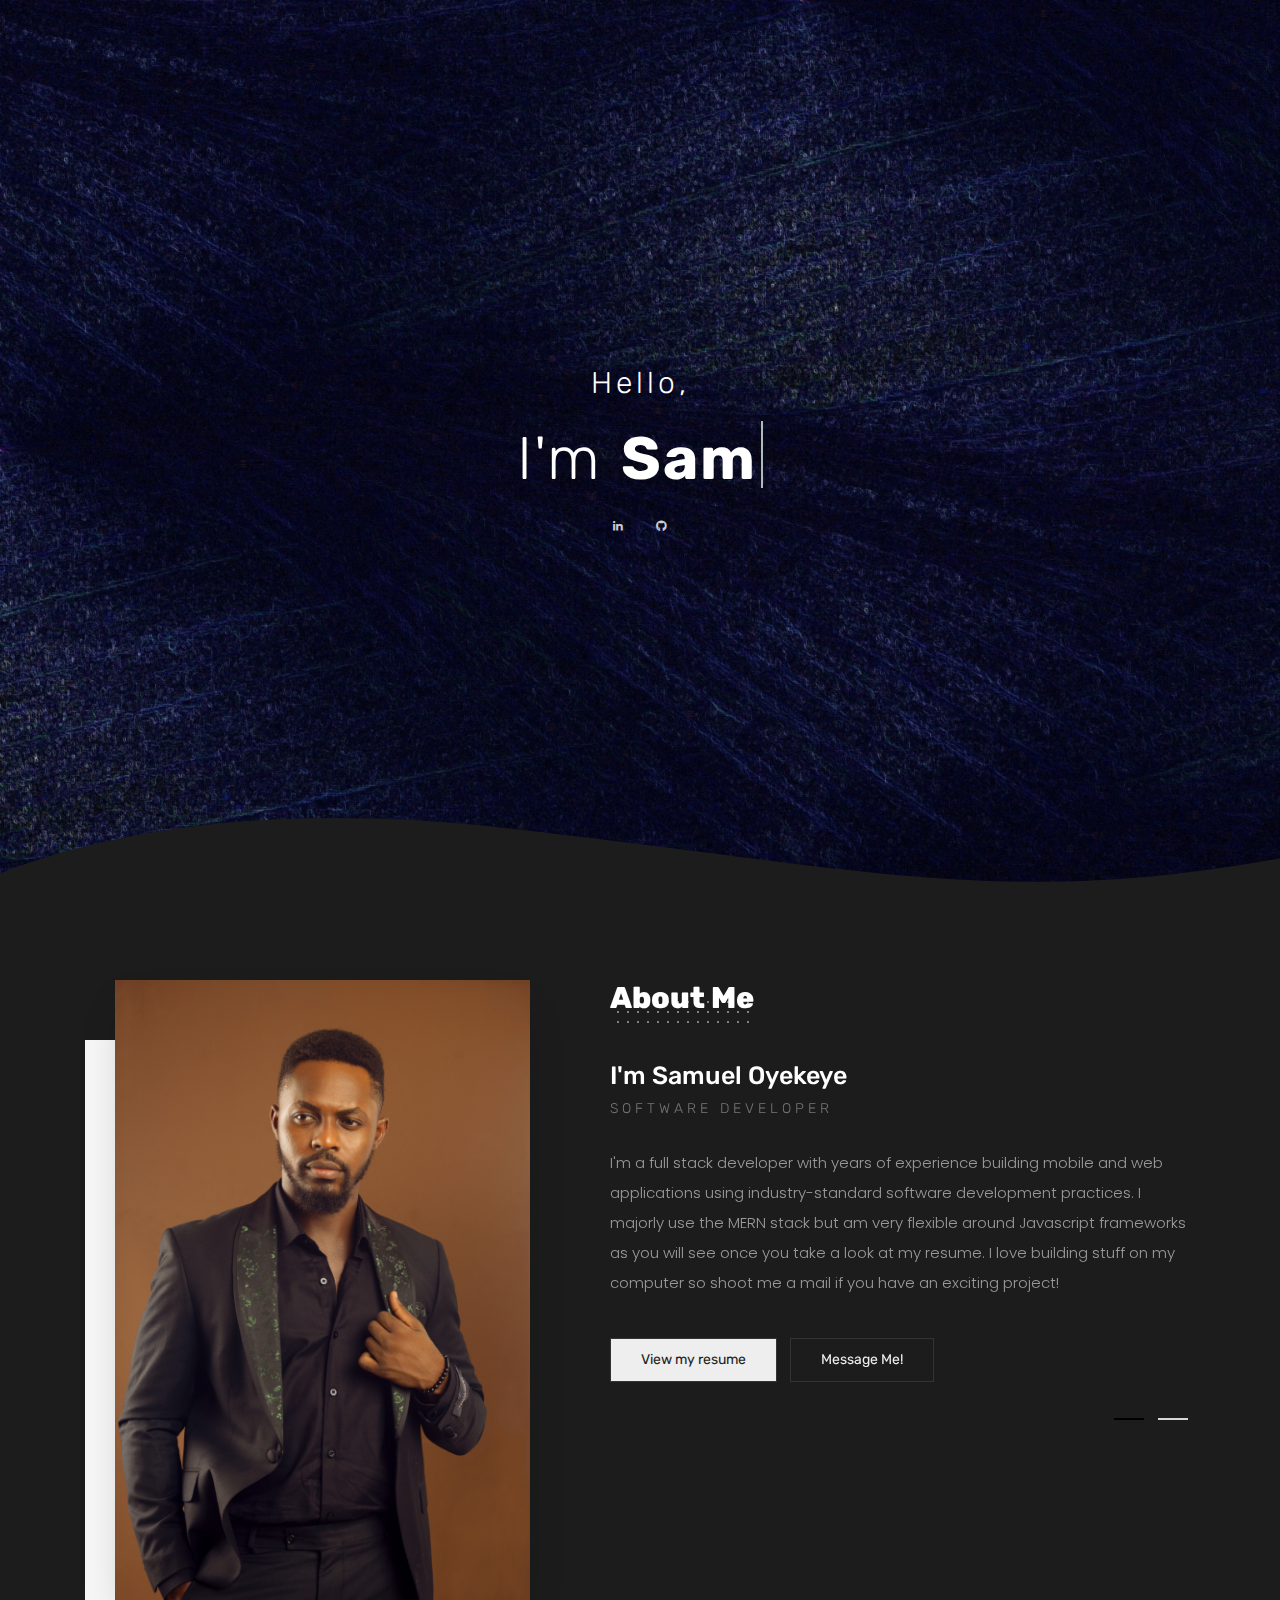
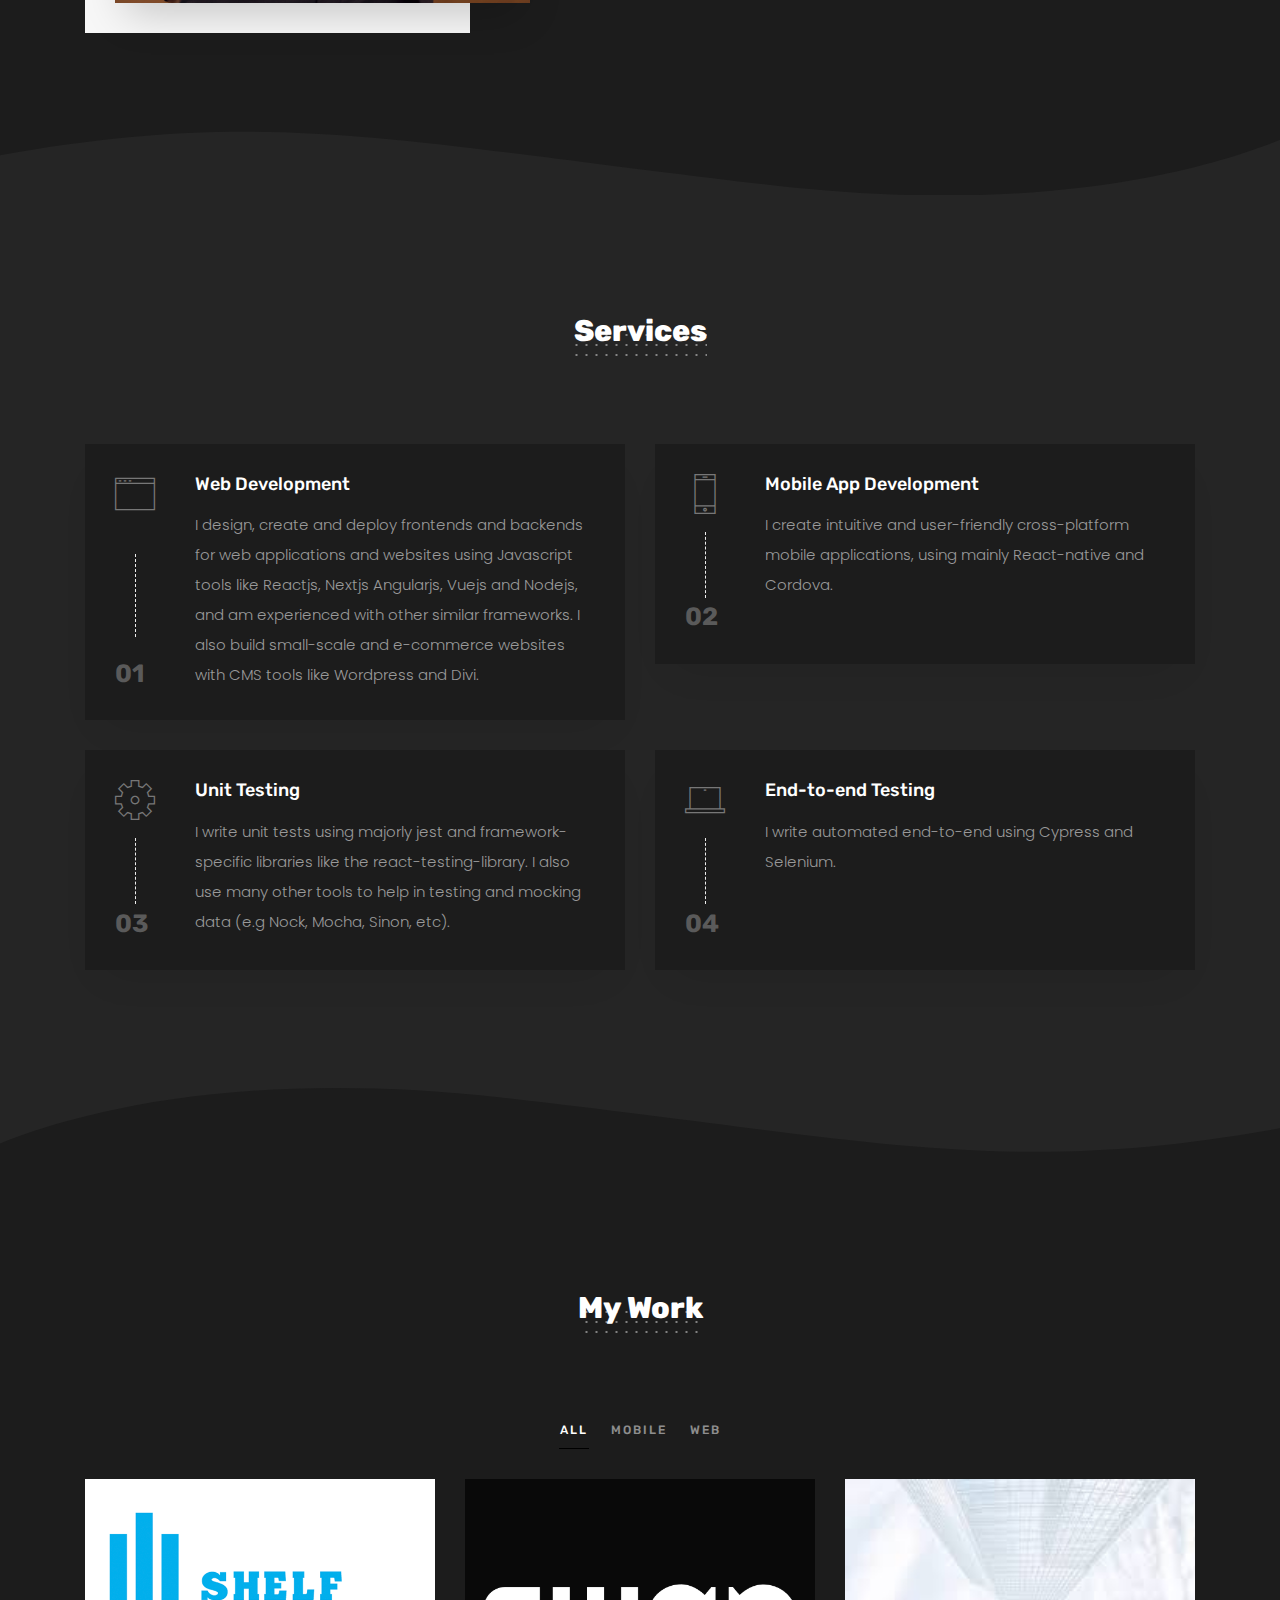
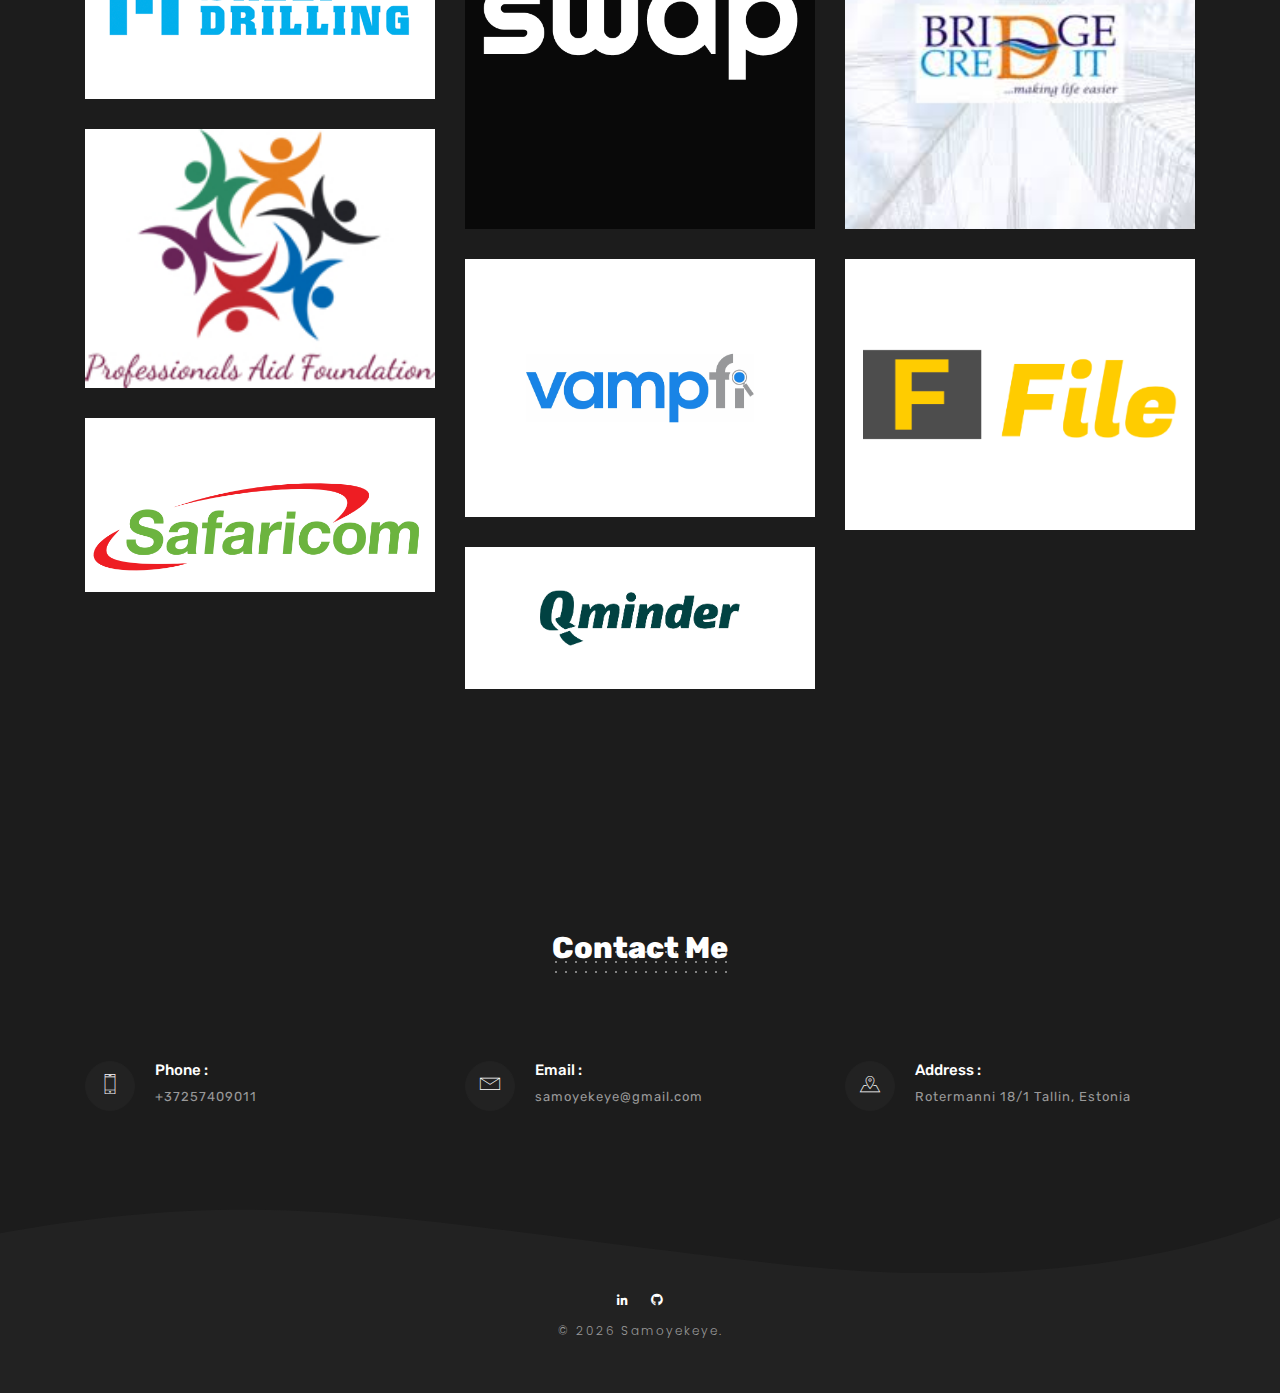
<file: index.html>
<!DOCTYPE html>
<html lang="zxx">
  <head>
    <!-- Metas -->
    <meta charset="utf-8" />
    <meta http-equiv="X-UA-Compatible" content="IE=edge" />
    <meta
      name="viewport"
      content="width=device-width, initial-scale=1, maximum-scale=1"
    />
    <meta name="keywords" content="Portfolio" />
    <meta name="description" content="Sam - My portfolio" />
    <meta name="author" content="" />

    <!-- Title  -->
    <title>Sam</title>

    <!-- Favicon -->
    <link rel="shortcut icon" href="img/favicon.ico" />

    <!-- Google Fonts -->
    <link
      href="https://fonts.googleapis.com/css?family=Poppins:200,300,400,500,600,700"
      rel="stylesheet"
    />
    <link
      href="https://fonts.googleapis.com/css?family=Rubik:300,400,500,700,900"
      rel="stylesheet"
    />
    <link
      href="https://fonts.googleapis.com/css?family=Comfortaa:700"
      rel="stylesheet"
    />

    <!-- Plugins -->
    <link rel="stylesheet" href="css/plugins.css" />

    <!-- Core Style Css -->
    <link rel="stylesheet" href="css/style.css" />
  </head>

  <body class="dark-theme">
    <!-- =====================================
    	==== Start Loading -->

    <div class="loading">
      <div class="text-center middle">
        <div class="lds-ellipsis">
          <div></div>
          <div></div>
          <div></div>
          <div></div>
        </div>
      </div>
    </div>

    <!-- End Loading ====
    	======================================= -->

    <!-- =====================================
    	==== Start Navbar -->

    <nav class="navbar navbar-dark navbar-expand-lg">
      <div class="container">
        <!-- Logo -->
        <a class="logo" href="#"> Sam </a>

        <button
          class="navbar-toggler"
          type="button"
          data-toggle="collapse"
          data-target="#navbarSupportedContent"
          aria-controls="navbarSupportedContent"
          aria-expanded="false"
          aria-label="Toggle navigation"
        >
          <span class="icon-bar"><i class="fas fa-bars"></i></span>
        </button>

        <!-- navbar links -->
        <div class="collapse navbar-collapse" id="navbarSupportedContent">
          <ul class="navbar-nav ml-auto">
            <li class="nav-item dropdown">
              <a
                class="nav-link dropdown-toggle"
                href="#"
                data-scroll-nav="0"
                id="navbarDropdownMenuLink"
                data-toggle="dropdown"
                aria-haspopup="true"
                aria-expanded="false"
              >
                Home
              </a>
              <!-- <div class="dropdown-menu" aria-labelledby="navbarDropdownMenuLink">
                      <a class="dropdown-item" href="index.html">Light Version</a>
                    </div> -->
            </li>
            <li class="nav-item">
              <a class="nav-link" href="#" data-scroll-nav="1">About</a>
            </li>
            <li class="nav-item">
              <a class="nav-link" href="#" data-scroll-nav="2">Services</a>
            </li>
            <li class="nav-item">
              <a class="nav-link" href="#" data-scroll-nav="3">Portfolio</a>
            </li>
            <li class="nav-item">
              <a class="nav-link" href="#" data-scroll-nav="4">Contact</a>
            </li>
          </ul>
        </div>
      </div>
    </nav>

    <!-- End Navbar ====
    	======================================= -->

    <!-- =====================================
    	==== Start Header -->


    <header
      class="header valign bg-img wave wave-light"
      data-scroll-index="0"
      data-overlay-dark="2"
      data-background="img/background.jpg"
      data-stellar-background-ratio="0.5"
    >
      <div class="container">
        <div class="row">
          <div class="full-width text-center caption">
            <h4>Hello,</h4>
            <h1 class="cd-headline clip">
              <span class="blc">I'm</span>
              <span class="cd-words-wrapper">
                <b class="is-visible">Sam</b>
                <b>a Developer</b>
                <b>a Freelancer</b>
              </span>
            </h1>

            <div class="social">
              <a
                href="https://www.linkedin.com/in/samoyekeye"
                target="_blank"
                class="icon"
              >
                <i class="fab fa-linkedin-in"></i>
              </a>
              <a
                href="https://github.com/Samueloyeks"
                target="_blank"
                class="icon"
              >
                <i class="fab fa-github"></i>
              </a>
            </div>
          </div>
        </div>
      </div>

      <div class="wave-svg-bottom">
        <svg
          class="curve-bottom"
          xmlns="http://www.w3.org/2000/svg"
          viewBox="0 0 2011 124.95"
        >
          <path
            d="M2011,156.4V92.28C1552,189.23,1380,131,813,66.8S0,177.59,0,177.59H2011Z"
            transform="translate(0 -52.64)"
          />
        </svg>
      </div>
    </header>

    <!-- End Header ====
    	======================================= -->

    <!-- =====================================
        ==== Start Hero -->

    <section class="hero section-padding pt-80 pb-80" data-scroll-index="1">
      <div class="container">
        <div class="row">
          <div class="col-lg-5">
            <div class="hero-img">
              <img src="img/sam.png" alt="" class="sam" />
            </div>
          </div>

          <div class="col-lg-7 carousel-single">
            <div class="content owl-carousel owl-theme">
              <div class="item">
                <div class="info">
                  <div class="section-head text-left mb-30">
                    <h4>About Me</h4>
                  </div>
                  <h5>I'm Samuel Oyekeye</h5>
                  <h6>Software Developer</h6>
                  <p>
                    I'm a full stack developer with years of experience building
                    mobile and web applications using industry-standard software development practices.
                    I majorly use the MERN stack but am very flexible around Javascript frameworks as you
                    will see once you take a look at my resume.
                    I love building stuff on my computer so shoot me a mail if you have an exciting project!
                  </p>
                  <a
                    href="./assets/SAMUEL_OYEKEYE_CV.pdf"
                    target="_blank"
                    class="butn butn-bg mt-30"
                    download
                  >
                    <span>View my resume</span>
                  </a>
                  <a
                    href="mailto:sammyoyekeye70@gmail.com"
                    target="_blank"
                    class="butn butn-bord mt-30"
                  >
                    <span>Message Me!</span>
                  </a>
                </div>
              </div>
              <div class="item">
                <div class="skills">
                  <div class="section-head text-left mb-30">
                    <h4>My Skills</h4>
                  </div>
                  <div class="progress-item">
                    <div class="skills-progress">
                      <h6>Web App Development</h6>
                      <span data-value="92%"></span>
                    </div>
                  </div>
                  <div class="progress-item">
                    <div class="skills-progress">
                      <h6>Mobile App Development</h6>
                      <span data-value="85%"></span>
                    </div>
                  </div>
                  <div class="progress-item">
                    <div class="skills-progress">
                      <h6>Unit Testing</h6>
                      <span data-value="75%"></span>
                    </div>
                  </div>
                  <div class="progress-item">
                    <div class="skills-progress">
                      <h6>Automated Testing</h6>
                      <span data-value="60%"></span>
                    </div>
                  </div>
                </div>
              </div>
            </div>
          </div>
        </div>
      </div>
    </section>

    <!-- End Hero ====
        ======================================= -->

    <!-- =====================================
        ==== Start Services -->

    <section
      class="services bg-gray section-big-padding wave wave-light"
      data-scroll-index="2"
    >
      <div class="container">
        <div class="row">
          <div class="section-head col-sm-12">
            <h4>Services</h4>
          </div>

          <div class="col-lg-6">
            <div class="item mb-30">
              <div class="left">
                <span class="icon icon-basic-webpage"></span>
                <span class="num">01</span>
              </div>
              <div class="right">
                <h6>Web Development</h6>
                <p>
                  I design, create and deploy frontends and backends for web applications and websites
                  using Javascript tools like Reactjs, Nextjs Angularjs, Vuejs and Nodejs, and am
                  experienced with other similar frameworks.
                  I also build small-scale and e-commerce websites with CMS tools like Wordpress and Divi.
                </p>
              </div>
            </div>
          </div>

          <div class="col-lg-6">
            <div class="item mb-30">
              <div class="left">
                <span class="icon icon-basic-smartphone"></span>
                <span class="num">02</span>
              </div>
              <div class="right">
                <h6>Mobile App Development</h6>
                <p>
                  I create intuitive and user-friendly cross-platform mobile
                  applications, using mainly React-native and Cordova.
                </p>
              </div>
            </div>
          </div>

          <div class="col-lg-6">
            <div class="item mb-md30">
              <div class="left">
                <span class="icon icon-basic-gear"></span>
                <span class="num">03</span>
              </div>
              <div class="right">
                <h6>Unit Testing</h6>
                <p>
                  I write unit tests using majorly jest and framework-specific libraries like the react-testing-library.
                  I also use many other tools to help in testing and mocking data (e.g Nock, Mocha, Sinon, etc).
                </p>
              </div>
            </div>
          </div>

          <div class="col-lg-6">
            <div class="item">
              <div class="left">
                <span class="icon icon-basic-laptop"></span>
                <span class="num">04</span>
              </div>
              <div class="right">
                <h6>End-to-end Testing</h6>
                <p>
                  I write automated end-to-end using Cypress and Selenium.
                </p>
              </div>
            </div>
          </div>
        </div>
      </div>

      <div class="wave-svg-top">
        <svg
          class="curve-top"
          data-name="Layer 1"
          xmlns="http://www.w3.org/2000/svg"
          viewBox="0 0 2011 124.95"
        >
          <path
            class="cls-1"
            d="M0,21.19V85.31c459-96.95,631-38.73,1198,25.48S2011,0,2011,0H0Z"
          />
        </svg>
      </div>
      <div class="wave-svg-bottom">
        <svg
          class="curve-bottom"
          xmlns="http://www.w3.org/2000/svg"
          viewBox="0 0 2011 124.95"
        >
          <path
            d="M2011,156.4V92.28C1552,189.23,1380,131,813,66.8S0,177.59,0,177.59H2011Z"
            transform="translate(0 -52.64)"
          />
        </svg>
      </div>
    </section>

    <!-- End Services ====
        ======================================= -->

    <!-- =====================================
        ==== Start Works -->

    <section class="works section-padding" data-scroll-index="3">
      <div class="container">
        <div class="row">
          <div class="section-head col-sm-12">
            <h4>My Work</h4>
          </div>

          <!-- filter links -->
          <div class="filtering text-center col-sm-12">
            <div class="filter">
              <span data-filter="*" class="active">All</span>
              <span data-filter=".mobile">Mobile</span>
              <span data-filter=".web">Web</span>
              <!-- <span data-filter='.graphic'>Graphic</span> -->
            </div>
          </div>

          <div class="clearfix"></div>

          <!-- gallery -->
          <div class="gallery text-center full-width">

            <!-- gallery item -->
            <div class="col-lg-4 col-md-6 items web">
              <div class="item-img">
                <img src="img/portfolio/Shelfdrilling_logo.png" alt="image" />
                <div class="item-img-overlay valign">
                  <div class="overlay-info full-width vertical-center">
                    <h6>Shelf Drilling</h6>
                    <p>Jack-up rig contractor company</p>
                    <a
                      href="img/portfolio/Shelfdrilling_logo.png"
                      class="popimg"
                    >
                      <span class="icon icon-basic-eye"></span>
                    </a>
                    <a href="https://www.shelfdrilling.com/" target="_blank">
                      <span class="icon icon-basic-link"></span>
                    </a>
                  </div>
                </div>
              </div>
            </div>

            <!-- gallery item -->
            <div class="col-lg-4 col-md-6 items mobile">
              <div class="item-img">
                <img src="img/portfolio/swap_logo.png" alt="image" />
                <div class="item-img-overlay valign">
                  <div class="overlay-info full-width vertical-center">
                    <h6>Swap</h6>
                    <p>Item sale and exchange platform</p>
                    <a href="img/portfolio/swap_logo.png" class="popimg">
                      <span class="icon icon-basic-eye"></span>
                    </a>
                    <a href="http://swap.net.tilda.ws/" target="_blank">
                      <span class="icon icon-basic-link"></span>
                    </a>
                  </div>
                </div>
              </div>
            </div>

            <!-- gallery item -->
            <div class="col-lg-4 col-md-6 items web">
              <div class="item-img">
                <img src="img/portfolio/bridgecredit_logo.jpeg" alt="image" />
                <div class="item-img-overlay valign">
                  <div class="overlay-info full-width vertical-center">
                    <h6>Bridge Credit</h6>
                    <p>Loan and assets acquisition company</p>
                    <a
                      href="img/portfolio/bridgecredit_logo.jpeg"
                      class="popimg"
                    >
                      <span class="icon icon-basic-eye"></span>
                    </a>
                    <a href="https://bridgecredit.com.ng/" target="_blank">
                      <span class="icon icon-basic-link"></span>
                    </a>
                  </div>
                </div>
              </div>
            </div>

            <!-- gallery item -->
            <div class="col-lg-4 col-md-6 items web">
              <div class="item-img">
                <img src="img/portfolio/proaid_logo.jpg" alt="image" />
                <div class="item-img-overlay valign">
                  <div class="overlay-info full-width vertical-center">
                    <h6>Professionals Aid Foundation</h6>
                    <p>Volunteer and human rights foundation company</p>
                    <a href="img/portfolio/proaid_logo.jpg" class="popimg">
                      <span class="icon icon-basic-eye"></span>
                    </a>
                    <a href="https://www.proaidfoundation.org/" target="_blank">
                      <span class="icon icon-basic-link"></span>
                    </a>
                  </div>
                </div>
              </div>
            </div>

            <!-- gallery item -->
            <div class="col-lg-4 col-md-6 items web">
              <div class="item-img">
                <img src="img/portfolio/vampfi_logo.png" alt="image" />
                <div class="item-img-overlay valign">
                  <div class="overlay-info full-width vertical-center">
                    <h6>VampFI</h6>
                    <p>Facilities Management</p>
                    <a href="img/portfolio/vampfi_logo.png" class="popimg">
                      <span class="icon icon-basic-eye"></span>
                    </a>
                    <a href="https://vampfi.com/" target="_blank">
                      <span class="icon icon-basic-link"></span>
                    </a>
                  </div>
                </div>
              </div>
            </div>

            <!-- gallery item -->
            <div class="col-lg-4 col-md-6 items mobile">
              <div class="item-img">
                <img src="img/portfolio/file.png" alt="image" />
                <div class="item-img-overlay valign">
                  <div class="overlay-info full-width vertical-center">
                    <h6>File</h6>
                    <p>Business/Company Registration Platform</p>
                    <a href="img/portfolio/file.png" class="popimg">
                      <span class="icon icon-basic-eye"></span>
                    </a>
                    <a href="https://play.google.com/store/apps/details?id=com.aeg.file75&hl=en&gl=US" target="_blank">
                      <span class="icon icon-basic-link"></span>
                    </a>
                  </div>
                </div>
              </div>
            </div>

            <!-- gallery item -->
            <div class="col-lg-4 col-md-6 items web">
              <div class="item-img">
                <img src="img/portfolio/safaricom_logo.png" alt="image" />
                <div class="item-img-overlay valign">
                  <div class="overlay-info full-width vertical-center">
                    <h6>Safaricom Digital business hub</h6>
                    <p>Telecommunications company</p>
                    <a href="img/portfolio/safaricom_logo.png" class="popimg">
                      <span class="icon icon-basic-eye"></span>
                    </a>
                    <a
                      href="https://www.business.safaricom.co.ke/"
                      target="_blank"
                    >
                      <span class="icon icon-basic-link"></span>
                    </a>
                  </div>
                </div>
              </div>
            </div>

            <!-- gallery item -->
            <div class="col-lg-4 col-md-6 items web">
              <div class="item-img">
                <img src="img/portfolio/qminder_logo.png" alt="image" />
                <div class="item-img-overlay valign">
                  <div class="overlay-info full-width vertical-center">
                    <h6>Qminder</h6>
                    <p>Queue management system</p>
                    <a href="img/portfolio/qminder_logo.png" class="popimg">
                      <span class="icon icon-basic-eye"></span>
                    </a>

                    <a
                            href="https://www.qminder.com/"
                            target="_blank"
                    >
                      <span class="icon icon-basic-link"></span>
                    </a>
                  </div>
                </div>
              </div>
            </div>
          </div>
        </div>
      </div>
    </section>

    <!-- End Works ====
        ======================================= -->

    <!-- =====================================
        ==== Start Numbers -->

    <!-- <div class="numbers bg-gray">
            <div class="container">
                <div class="row">
                    
                    <div class="col-lg-3 col-md-6">
                        <div class="item mb-md50">
                            <span class="icon icon-basic-heart"></span>
                            <h3 class="numb">1350</h3>
                            <p>Happy Clients</p>
                        </div>
                    </div>

                    <div class="col-lg-3 col-md-6">
                        <div class="item mb-md50">
                            <span class="icon icon-basic-archive-full"></span>
                            <h3 class="numb">470</h3>
                            <p>Complated Projects</p>
                        </div>
                    </div>

                    <div class="col-lg-3 col-md-6">
                        <div class="item mb-sm50">
                            <span class="icon icon-basic-mixer2"></span>
                            <h3 class="numb">739</h3>
                            <p>Files Downloaded</p>
                        </div>
                    </div>

                    <div class="col-lg-3 col-md-6">
                        <div class="item">
                            <span class="icon icon-basic-star"></span>
                            <h3 class="numb">297</h3>
                            <p>FeedBacks</p>
                        </div>
                    </div>

                </div>
            </div>
        </div> -->

    <!-- End Numbers ====
        ======================================= -->

    <!-- =====================================
        ==== Start Contact -->

    <section class="contact section-padding pb-80" data-scroll-index="4">
      <div class="container">
        <div class="row">
          <div class="section-head col-sm-12">
            <h4>Contact Me</h4>
          </div>

          <div class="col-lg-4">
            <div class="info mb-md50">
              <span class="icon icon-basic-smartphone"></span>
              <div class="cont">
                <h6>Phone : <span>+37257409011</span></h6>
              </div>
            </div>
          </div>

          <div class="col-lg-4">
            <div class="info mb-md50">
              <span class="icon icon-basic-mail"></span>
              <div class="cont">
                <h6>Email : <span>samoyekeye@gmail.com</span></h6>
              </div>
            </div>
          </div>

          <div class="col-lg-4">
            <div class="info">
              <span class="icon icon-basic-geolocalize-05"></span>
              <div class="cont">
                <h6>Address : <span>Rotermanni 18/1 Tallin, Estonia</span></h6>
              </div>
            </div>
          </div>

          <!-- <div class="offset-lg-1 col-lg-10">
                        <form class="form" id="contact-form" method="post" action="contact.php">

                            <div class="messages"></div>

                            <div class="controls">

                                <div class="row">

                                    <div class="col-lg-6">
                                        <div class="form-group">
                                            <input id="form_name" type="text" name="name" placeholder="Name *" required="required" data-error="Firstname is required.">
                                            <div class="help-block with-errors"></div>
                                        </div>
                                    </div>
                                    <div class="col-lg-6">
                                        <div class="form-group">
                                            <input id="form_email" type="email" name="email" placeholder="Email *" required="required" data-error="Valid email is required.">
                                            <div class="help-block with-errors"></div>
                                        </div>
                                    </div>
                                    <div class="col-lg-12">
                                        <div class="form-group">
                                            <input id="form_subject" type="text" name="subject" placeholder="Subject">
                                        </div>
                                    </div>
                                    <div class="col-lg-12">
                                        <div class="form-group">
                                            <textarea id="form_message" name="message" placeholder="Your Message *" rows="4" required="required" data-error="Your message is required."></textarea>
                                            <div class="help-block with-errors"></div>
                                        </div>
                                    </div>

                                    <div class="col-md-12 text-center">
                                        <button type="submit" class="butn butn-bg"><span>Send Message</span></button>
                                    </div>

                                </div>                             
                            </div>
                        </form>
                    </div> -->
        </div>
      </div>
    </section>

    <!-- End Contact ====
        ======================================= -->

    <!-- =====================================
        ==== Start Footer -->

    <footer class="text-center wave wave-light pt-100">
      <div class="container">
        <div class="social">
          <a
            href="https://www.linkedin.com/in/samoyekeye"
            target="_blank"
            class="icon"
          >
            <i class="fab fa-linkedin-in"></i>
          </a>
          <a href="https://github.com/Samueloyeks" target="_blank" class="icon">
            <i class="fab fa-github"></i>
          </a>
        </div>

        <p>&copy; <script>document.write((new Date().getFullYear()).toString())</script> Samoyekeye.</p>
      </div>

      <div class="wave-svg-top">
        <svg
          class="curve-top"
          data-name="Layer 1"
          xmlns="http://www.w3.org/2000/svg"
          viewBox="0 0 2011 124.95"
        >
          <path
            class="cls-1"
            d="M0,21.19V85.31c459-96.95,631-38.73,1198,25.48S2011,0,2011,0H0Z"
          />
        </svg>
      </div>
    </footer>

    <!-- End Footer ====
        ======================================= -->

    <!-- jQuery -->
    <script src="js/jquery-3.0.0.min.js"></script>
    <script src="js/jquery-migrate-3.0.0.min.js"></script>

    <!-- popper.min -->
    <script src="js/popper.min.js"></script>

    <!-- bootstrap -->
    <script src="js/bootstrap.min.js"></script>

    <!-- scrollIt -->
    <script src="js/scrollIt.min.js"></script>

    <!-- animated.headline -->
    <script src="js/animated.headline.js"></script>

    <!-- jquery.waypoints.min -->
    <script src="js/jquery.waypoints.min.js"></script>

    <!-- jquery.counterup.min -->
    <script src="js/jquery.counterup.min.js"></script>

    <!-- owl carousel -->
    <script src="js/owl.carousel.min.js"></script>

    <!-- jquery.magnific-popup js -->
    <script src="js/jquery.magnific-popup.min.js"></script>

    <!-- stellar js -->
    <script src="js/jquery.stellar.min.js"></script>

    <!-- isotope.pkgd.min js -->
    <script src="js/isotope.pkgd.min.js"></script>

    <!-- validator js -->
    <script src="js/validator.js"></script>

    <!-- custom scripts -->
    <script src="js/scripts.js"></script>
  </body>
</html>
</file>
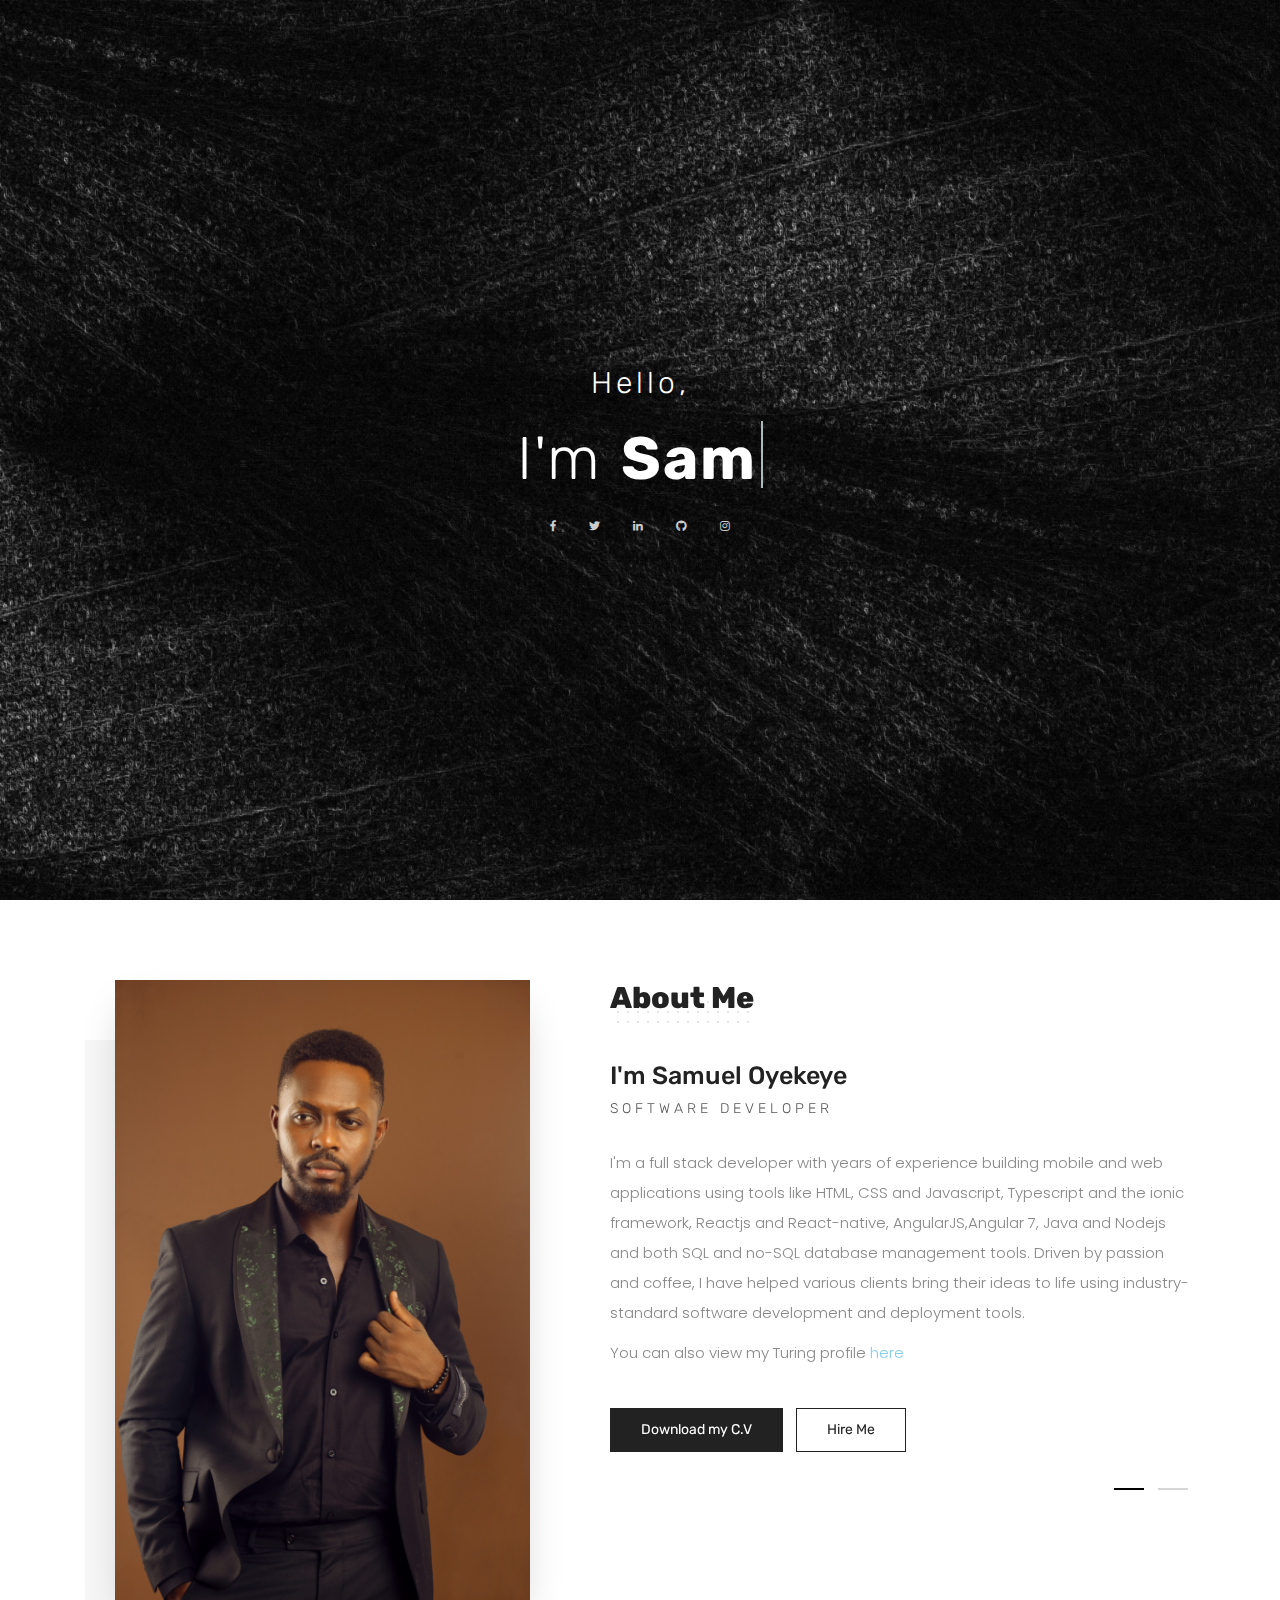
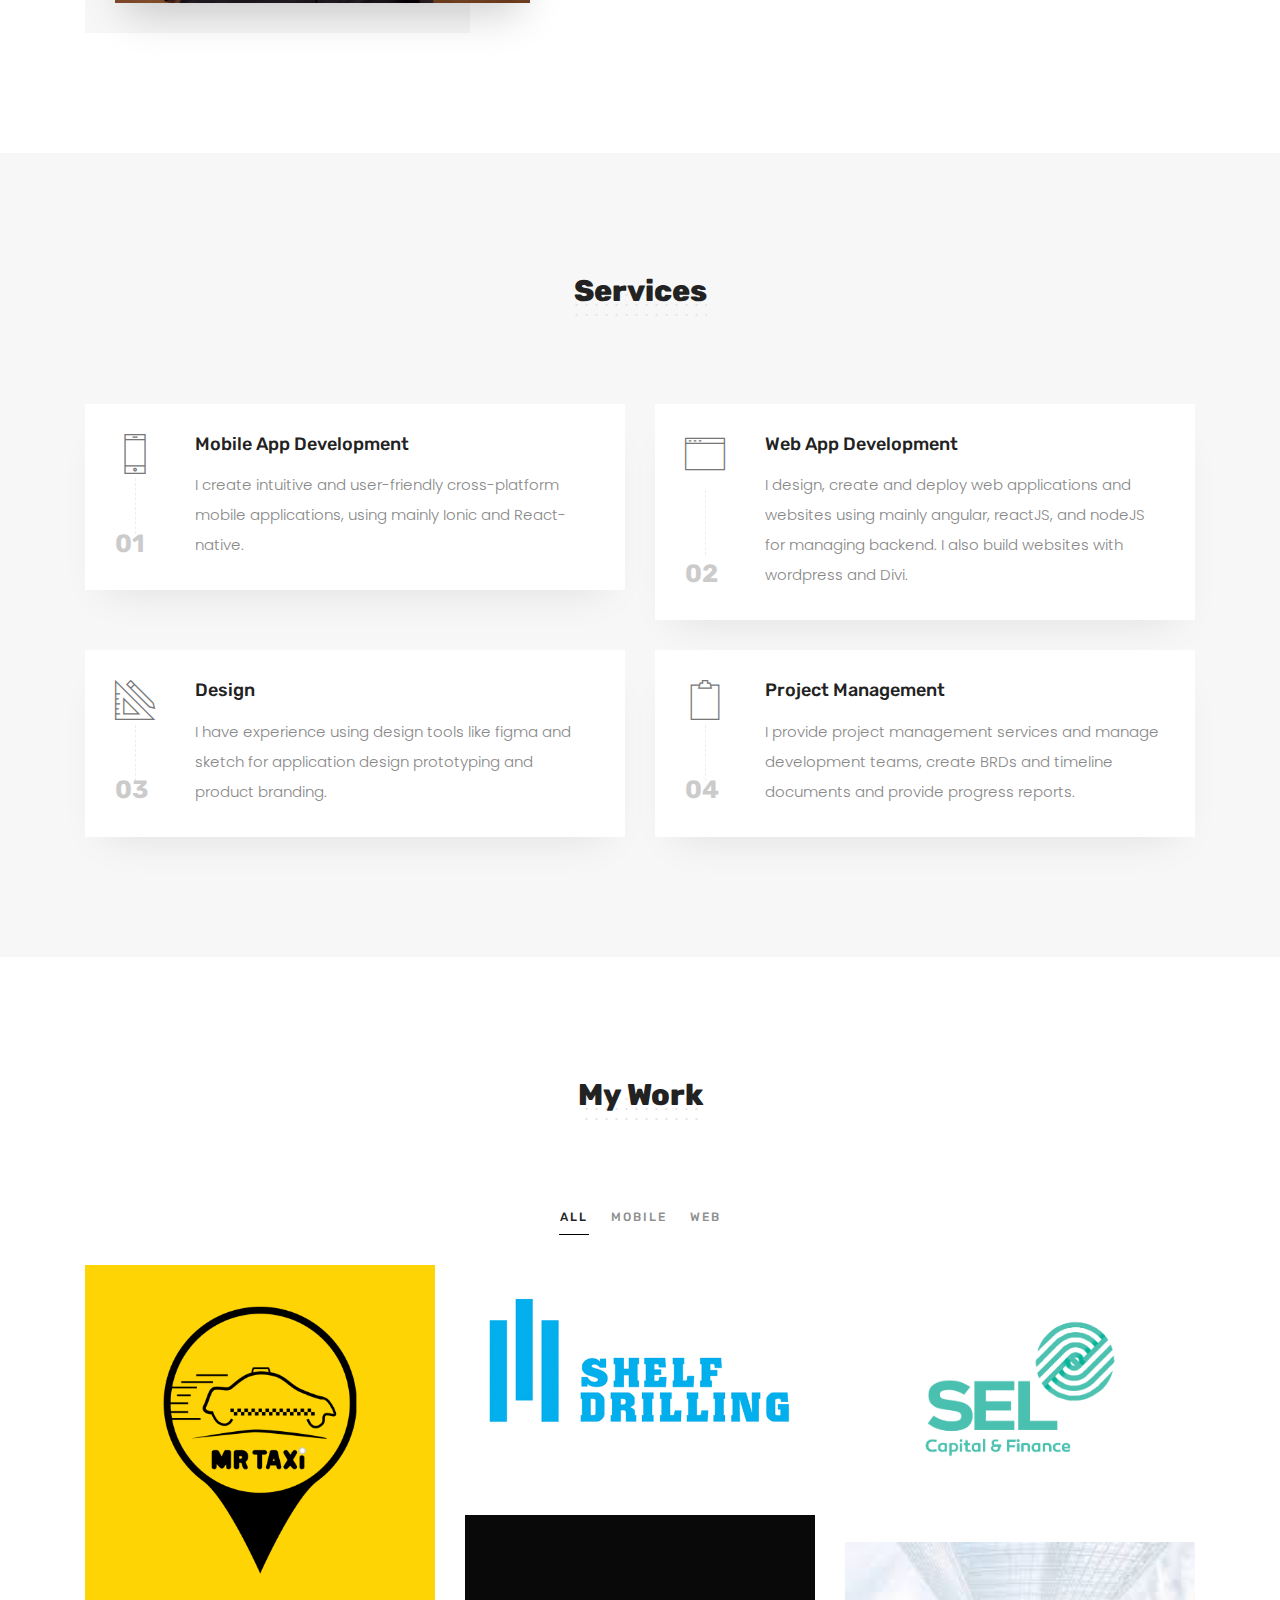
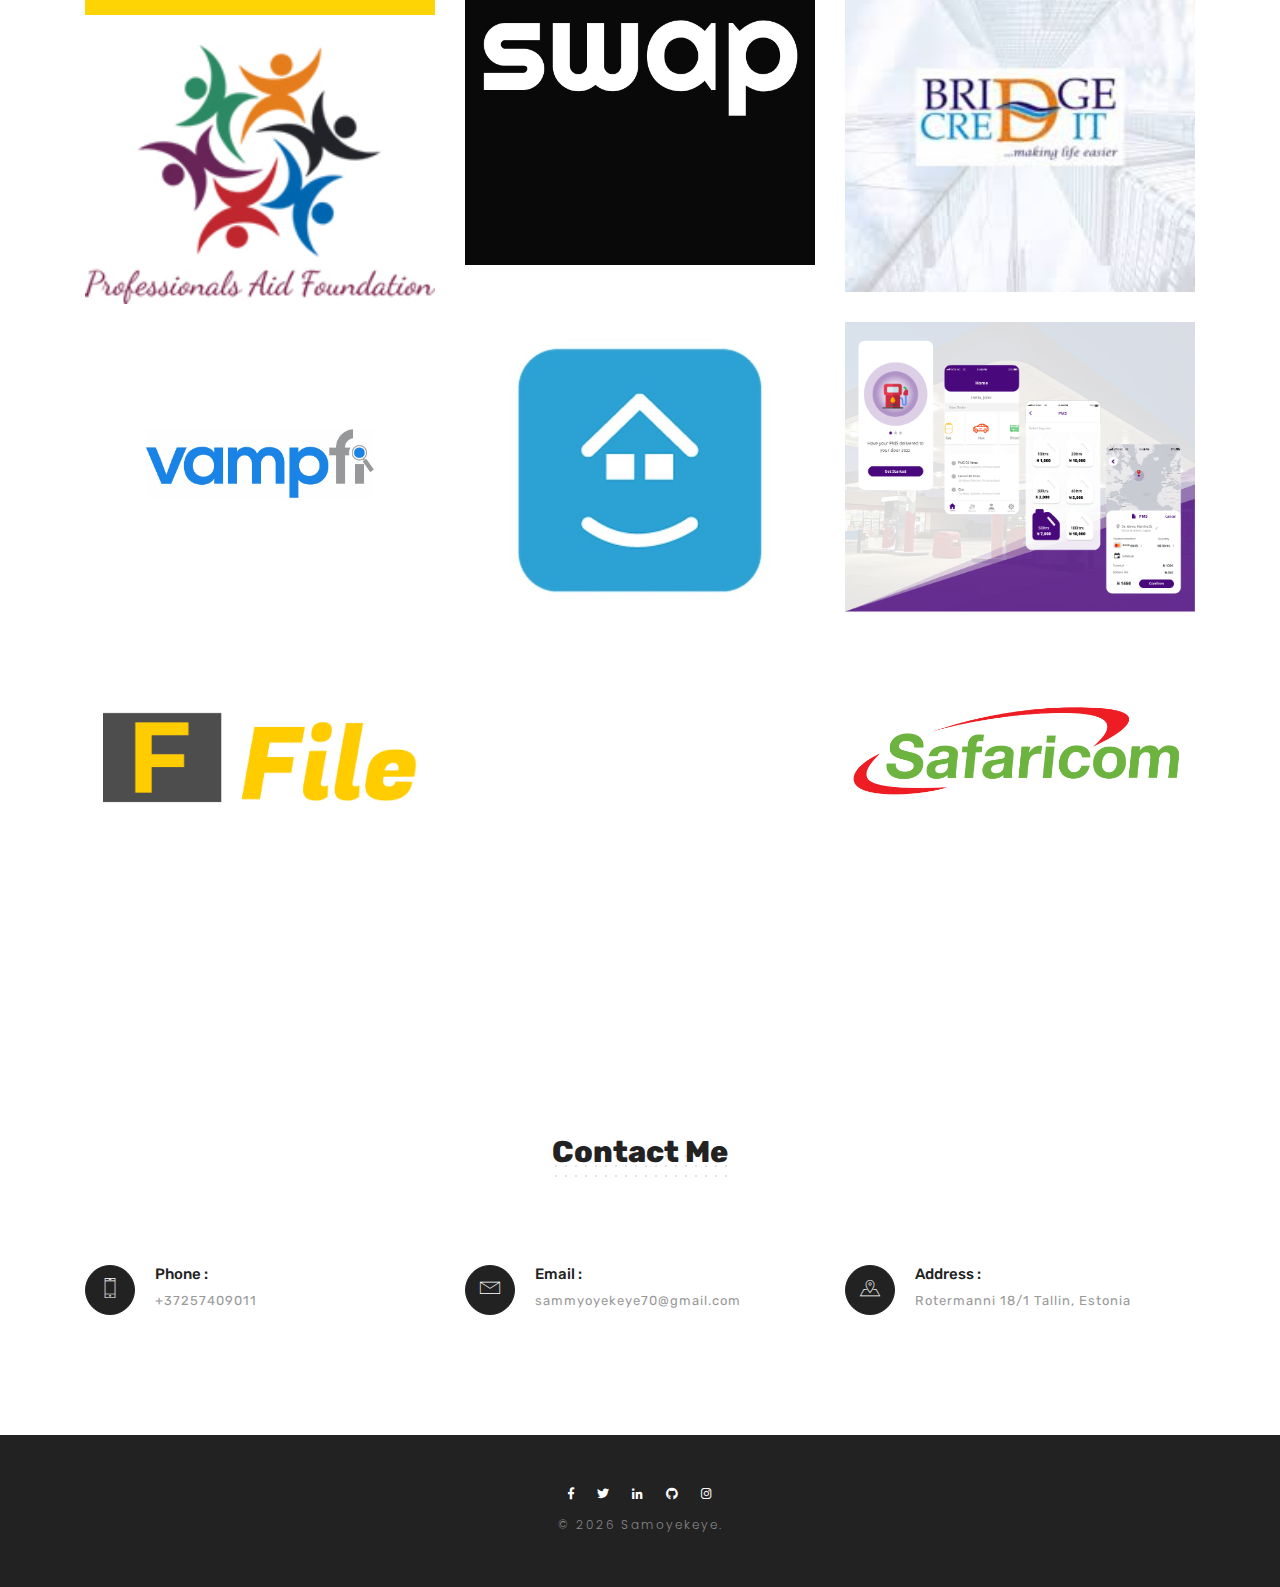
<file: index1.html>
<!DOCTYPE html>
<html lang="zxx">
  <head>
    <!-- Metas -->
    <meta charset="utf-8" />
    <meta http-equiv="X-UA-Compatible" content="IE=edge" />
    <meta
      name="viewport"
      content="width=device-width, initial-scale=1, maximum-scale=1"
    />
    <meta name="keywords" content="Portfolio" />
    <meta name="description" content="Sam - My portfolio" />
    <meta name="author" content="" />

    <!-- Title  -->
    <title>Sam</title>

    <!-- Favicon -->
    <link rel="shortcut icon" href="img/favicon.ico" />

    <!-- Google Fonts -->
    <link
      href="https://fonts.googleapis.com/css?family=Poppins:200,300,400,500,600,700"
      rel="stylesheet"
    />
    <link
      href="https://fonts.googleapis.com/css?family=Rubik:300,400,500,700,900"
      rel="stylesheet"
    />
    <link
      href="https://fonts.googleapis.com/css?family=Comfortaa:700"
      rel="stylesheet"
    />

    <!-- Plugins -->
    <link rel="stylesheet" href="css/plugins.css" />

    <!-- Core Style Css -->
    <link rel="stylesheet" href="css/style.css" />
  </head>

  <body>
    <div class="loading">
      <div class="text-center middle">
        <div class="lds-ellipsis">
          <div></div>
          <div></div>
          <div></div>
          <div></div>
        </div>
      </div>
    </div>

    <!-- End Loading ====
    	======================================= -->

    <!-- =====================================
    	==== Start Navbar -->

    <nav class="navbar navbar-expand-lg">
      <div class="container">
        <!-- Logo -->
        <a class="logo" href="#"> Sam </a>

        <button
          class="navbar-toggler"
          type="button"
          data-toggle="collapse"
          data-target="#navbarSupportedContent"
          aria-controls="navbarSupportedContent"
          aria-expanded="false"
          aria-label="Toggle navigation"
        >
          <span class="icon-bar"><i class="fas fa-bars"></i></span>
        </button>

        <!-- navbar links -->
        <div class="collapse navbar-collapse" id="navbarSupportedContent">
          <ul class="navbar-nav ml-auto">
            <li class="nav-item">
              <a class="nav-link active" href="#" data-scroll-nav="0">Home</a>
            </li>
            <li class="nav-item">
              <a class="nav-link" href="#" data-scroll-nav="1">About</a>
            </li>
            <li class="nav-item">
              <a class="nav-link" href="#" data-scroll-nav="2">Services</a>
            </li>
            <li class="nav-item">
              <a class="nav-link" href="#" data-scroll-nav="3">Portfolio</a>
            </li>
            <li class="nav-item">
              <a class="nav-link" href="#" data-scroll-nav="4">Contact</a>
            </li>
          </ul>
        </div>
      </div>
    </nav>

    <!-- End Navbar ====
    	======================================= -->

    <!-- =====================================
    	==== Start Header -->

    <header
      class="header valign bg-img wave wave-light"
      data-scroll-index="0"
      data-overlay-dark="2"
      data-background="img/background1.jpg"
      data-stellar-background-ratio="0.5"
    >
      <div class="container">
        <div class="row">
          <div class="full-width text-center caption">
            <h4>Hello,</h4>
            <h1 class="cd-headline clip">
              <span class="blc">I'm</span>
              <span class="cd-words-wrapper">
                <b class="is-visible">Sam</b>
                <b>a Developer</b>
                <b>a Freelancer</b>
              </span>
            </h1>

            <div class="social">
              <a
                href="https://www.facebook.com/sammy.oyekeye"
                target="_blank"
                class="icon"
              >
                <i class="fab fa-facebook-f"></i>
              </a>
              <a
                href="https://twitter.com/sam___iam_"
                target="_blank"
                class="icon"
              >
                <i class="fab fa-twitter"></i>
              </a>
              <a
                href="https://www.linkedin.com/in/samoyekeye"
                target="_blank"
                class="icon"
              >
                <i class="fab fa-linkedin-in"></i>
              </a>
              <a
                href="https://github.com/Samueloyeks"
                target="_blank"
                class="icon"
              >
                <i class="fab fa-github"></i>
              </a>
              <a
                href="https://www.instagram.com/sam___iam_/"
                target="_blank"
                class="icon"
              >
                <i class="fab fa-instagram"></i>
              </a>
            </div>
          </div>
        </div>
      </div>

      <div class="wave-svg-bottom">
        <svg
          id="curve-bottom"
          xmlns="http://www.w3.org/2000/svg"
          viewBox="0 0 2011 124.95"
        >
          <path
            d="M2011,156.4V92.28C1552,189.23,1380,131,813,66.8S0,177.59,0,177.59H2011Z"
            transform="translate(0 -52.64)"
          />
        </svg>
      </div>
    </header>

    <!-- End Header ====
    	======================================= -->

    <!-- =====================================
        ==== Start Hero -->

    <section class="hero section-padding pt-80" data-scroll-index="1">
      <div class="container">
        <div class="row">
          <div class="col-lg-5">
            <div class="hero-img">
              <img src="img/sam.png" alt="" />
            </div>
          </div>

          <div class="col-lg-7 carousel-single">
            <div class="content owl-carousel owl-theme">
              <div class="item">
                <div class="info">
                  <div class="section-head text-left mb-30">
                    <h4>About Me</h4>
                  </div>
                  <h5>I'm Samuel Oyekeye</h5>
                  <h6>Software Developer</h6>
                  <p>
                    I'm a full stack developer with years of experience building
                    mobile and web applications using tools like HTML, CSS and
                    Javascript, Typescript and the ionic framework, Reactjs and
                    React-native, AngularJS,Angular 7, Java and Nodejs and both
                    SQL and no-SQL database management tools. Driven by passion
                    and coffee, I have helped various clients bring their ideas
                    to life using industry-standard software development and
                    deployment tools.
                  </p>
                  <p>
                    You can also view my Turing profile
                    <a
                      href="https://matching.turing.com/developer-resume/8343cf08b5655525c7799d13e66affd315c86f6df7f34a"
                      target="_blank"
                      style="color: skyblue"
                      >here</a
                    >
                  </p>
                  <a
                    href="./assets/SAMUEL_OYEKEYE_CV.pdf"
                    target="_blank"
                    class="butn butn-bg mt-30"
                    download
                  >
                    <span>Download my C.V</span>
                  </a>
                  <a
                    href="mailto:sammyoyekeye70@gmail.com"
                    target="_blank"
                    class="butn butn-bord mt-30"
                  >
                    <span>Hire Me</span>
                  </a>
                </div>
              </div>
              <div class="item">
                <div class="skills">
                  <div class="section-head text-left mb-30">
                    <h4>My Skills</h4>
                  </div>
                  <div class="progress-item">
                    <div class="skills-progress">
                      <h6>Mobile App Development</h6>
                      <span data-value="90%"></span>
                    </div>
                  </div>
                  <div class="progress-item">
                    <div class="skills-progress">
                      <h6>Web Development</h6>
                      <span data-value="85%"></span>
                    </div>
                  </div>
                  <div class="progress-item">
                    <div class="skills-progress">
                      <h6>Design</h6>
                      <span data-value="60%"></span>
                    </div>
                  </div>
                  <div class="progress-item">
                    <div class="skills-progress">
                      <h6>Project Management</h6>
                      <span data-value="75%"></span>
                    </div>
                  </div>
                </div>
              </div>
            </div>
          </div>
        </div>
      </div>
    </section>

    <!-- End Hero ====
        ======================================= -->

    <!-- =====================================
        ==== Start Services -->

    <section class="services bg-gray section-padding" data-scroll-index="2">
      <div class="container">
        <div class="row">
          <div class="section-head col-sm-12">
            <h4>Services</h4>
          </div>

          <div class="col-lg-6">
            <div class="item mb-30">
              <div class="left">
                <span class="icon icon-basic-smartphone"></span>
                <span class="num">01</span>
              </div>
              <div class="right">
                <h6>Mobile App Development</h6>
                <p>
                  I create intuitive and user-friendly cross-platform mobile
                  applications, using mainly Ionic and React-native.
                </p>
              </div>
            </div>
          </div>

          <div class="col-lg-6">
            <div class="item mb-30">
              <div class="left">
                <span class="icon icon-basic-webpage"></span>
                <span class="num">02</span>
              </div>
              <div class="right">
                <h6>Web App Development</h6>
                <p>
                  I design, create and deploy web applications and websites
                  using mainly angular, reactJS, and nodeJS for managing
                  backend. I also build websites with wordpress and Divi.
                </p>
              </div>
            </div>
          </div>

          <div class="col-lg-6">
            <div class="item mb-md30">
              <div class="left">
                <span class="icon icon-basic-pencil-ruler"></span>
                <span class="num">03</span>
              </div>
              <div class="right">
                <h6>Design</h6>
                <p>
                  I have experience using design tools like figma and sketch for
                  application design prototyping and product branding.
                </p>
              </div>
            </div>
          </div>

          <div class="col-lg-6">
            <div class="item">
              <div class="left">
                <span class="icon icon-basic-todo"></span>
                <span class="num">04</span>
              </div>
              <div class="right">
                <h6>Project Management</h6>
                <p>
                  I provide project management services and manage development
                  teams, create BRDs and timeline documents and provide progress
                  reports.
                </p>
              </div>
            </div>
          </div>
        </div>
      </div>
    </section>

    <!-- End Services ====
        ======================================= -->

    <!-- =====================================
        ==== Start Works -->

    <section class="works section-padding" data-scroll-index="3">
      <div class="container">
        <div class="row">
          <div class="section-head col-sm-12">
            <h4>My Work</h4>
          </div>

          <!-- filter links -->
          <div class="filtering text-center col-sm-12">
            <div class="filter">
              <span data-filter="*" class="active">All</span>
              <span data-filter=".mobile">Mobile</span>
              <span data-filter=".web">Web</span>
              <!-- <span data-filter='.graphic'>Graphic</span> -->
            </div>
          </div>

          <div class="clearfix"></div>

          <!-- gallery -->
          <div class="gallery text-center full-width">
            <!-- gallery item -->
            <div class="col-lg-4 col-md-6 items mobile">
              <div class="item-img">
                <img src="img/portfolio/mrtaxi_logo.png" alt="image" />
                <div class="item-img-overlay valign">
                  <div class="overlay-info full-width vertical-center">
                    <h6>Mr Taxi</h6>
                    <p>Ride-sharing mobile application</p>
                    <a href="img/portfolio/mrtaxi_logo.png" class="popimg">
                      <span class="icon icon-basic-eye"></span>
                    </a>
                    <a href="https://www.mrtaxinigeria.com/" target="_blank">
                      <span class="icon icon-basic-link"></span>
                    </a>
                  </div>
                </div>
              </div>
            </div>

            <!-- gallery item -->
            <div class="col-lg-4 col-md-6 items web">
              <div class="item-img">
                <img src="img/portfolio/Shelfdrilling_logo.png" alt="image" />
                <div class="item-img-overlay valign">
                  <div class="overlay-info full-width vertical-center">
                    <h6>Shelf Drilling</h6>
                    <p>Jack-up rig contractor company</p>
                    <a
                      href="img/portfolio/Shelfdrilling_logo.png"
                      class="popimg"
                    >
                      <span class="icon icon-basic-eye"></span>
                    </a>
                    <a href="https://www.shelfdrilling.com/" target="_blank">
                      <span class="icon icon-basic-link"></span>
                    </a>
                  </div>
                </div>
              </div>
            </div>

            <!-- gallery item -->
            <div class="col-lg-4 col-md-6 items mobile">
              <div class="item-img">
                <img src="img/portfolio/selmobile_logo.png" alt="image" />
                <div class="item-img-overlay valign">
                  <div class="overlay-info full-width vertical-center">
                    <h6>SEL Mobile</h6>
                    <p>
                      Financial services mobile application owned by SEL cpital
                    </p>
                    <a href="img/portfolio/selmobile_logo.png" class="popimg">
                      <span class="icon icon-basic-eye"></span>
                    </a>
                    <a
                      href="https://play.google.com/store/apps/details?id=com.selcapitalpartnersmobile.app&hl=en_US"
                      target="_blank"
                    >
                      <span class="icon icon-basic-link"></span>
                    </a>
                  </div>
                </div>
              </div>
            </div>

            <!-- gallery item -->
            <div class="col-lg-4 col-md-6 items mobile">
              <div class="item-img">
                <img src="img/portfolio/swap_logo.png" alt="image" />
                <div class="item-img-overlay valign">
                  <div class="overlay-info full-width vertical-center">
                    <h6>Swap</h6>
                    <p>Item sale and exchange platform</p>
                    <a href="img/portfolio/swap_logo.png" class="popimg">
                      <span class="icon icon-basic-eye"></span>
                    </a>
                    <a href="http://swap.net.tilda.ws/" target="_blank">
                      <span class="icon icon-basic-link"></span>
                    </a>
                  </div>
                </div>
              </div>
            </div>

            <!-- gallery item -->
            <div class="col-lg-4 col-md-6 items web">
              <div class="item-img">
                <img src="img/portfolio/bridgecredit_logo.jpeg" alt="image" />
                <div class="item-img-overlay valign">
                  <div class="overlay-info full-width vertical-center">
                    <h6>Bridge Credit</h6>
                    <p>Loan and assets acquisition company</p>
                    <a
                      href="img/portfolio/bridgecredit_logo.jpeg"
                      class="popimg"
                    >
                      <span class="icon icon-basic-eye"></span>
                    </a>
                    <a href="https://bridgecredit.com.ng/" target="_blank">
                      <span class="icon icon-basic-link"></span>
                    </a>
                  </div>
                </div>
              </div>
            </div>

            <!-- gallery item -->
            <div class="col-lg-4 col-md-6 items web">
              <div class="item-img">
                <img src="img/portfolio/proaid_logo.jpg" alt="image" />
                <div class="item-img-overlay valign">
                  <div class="overlay-info full-width vertical-center">
                    <h6>Professionals Aid Foundation</h6>
                    <p>Volunteer and human rights foundation company</p>
                    <a href="img/portfolio/proaid_logo.jpg" class="popimg">
                      <span class="icon icon-basic-eye"></span>
                    </a>
                    <a href="https://www.proaidfoundation.org/" target="_blank">
                      <span class="icon icon-basic-link"></span>
                    </a>
                  </div>
                </div>
              </div>
            </div>

            <!-- gallery item -->
            <div class="col-lg-4 col-md-6 items mobile">
              <div class="item-img">
                <img src="img/portfolio/resido_logo.jpg" alt="image" />
                <div class="item-img-overlay valign">
                  <div class="overlay-info full-width vertical-center">
                    <h6>Resido</h6>
                    <p>Home management</p>
                    <a href="img/portfolio/resido_logo.jpg" class="popimg">
                      <span class="icon icon-basic-eye"></span>
                    </a>
                    <a
                      href="https://play.google.com/store/apps/details?id=resido.filmorealty.com"
                      target="_blank"
                    >
                      <span class="icon icon-basic-link"></span>
                    </a>
                  </div>
                </div>
              </div>
            </div>

            <!-- gallery item -->
            <div class="col-lg-4 col-md-6 items mobile">
              <div class="item-img">
                <img src="img/portfolio/keggo.png" alt="image" />
                <div class="item-img-overlay valign">
                  <div class="overlay-info full-width vertical-center">
                    <h6>Keggo</h6>
                    <p>Fuel delivery platform</p>
                    <a href="img/portfolio/keggo.png" class="popimg">
                      <span class="icon icon-basic-eye"></span>
                    </a>
                    <a href="https://keggo.ng/" target="_blank">
                      <span class="icon icon-basic-link"></span>
                    </a>
                  </div>
                </div>
              </div>
            </div>

            <!-- gallery item -->
            <div class="col-lg-4 col-md-6 items web">
              <div class="item-img">
                <img src="img/portfolio/vampfi_logo.png" alt="image" />
                <div class="item-img-overlay valign">
                  <div class="overlay-info full-width vertical-center">
                    <h6>VampFI</h6>
                    <p>Facilities Management</p>
                    <a href="img/portfolio/vampfi_logo.png" class="popimg">
                      <span class="icon icon-basic-eye"></span>
                    </a>
                    <a href="https://vampfi.com/" target="_blank">
                      <span class="icon icon-basic-link"></span>
                    </a>
                  </div>
                </div>
              </div>
            </div>

            <!-- gallery item -->
            <div class="col-lg-4 col-md-6 items mobile">
              <div class="item-img">
                <img src="img/portfolio/file.png" alt="image" />
                <div class="item-img-overlay valign">
                  <div class="overlay-info full-width vertical-center">
                    <h6>File</h6>
                    <p>Business/Company Registration Platform</p>
                    <a href="img/portfolio/file.png" class="popimg">
                      <span class="icon icon-basic-eye"></span>
                    </a>
                    <a href="https://play.google.com/store/apps/details?id=com.aeg.file75&hl=en&gl=US" target="_blank">
                      <span class="icon icon-basic-link"></span>
                    </a>
                  </div>
                </div>
              </div>
            </div>

            <!-- gallery item -->
            <div class="col-lg-4 col-md-6 items mobile">
              <div class="item-img">
                <img src="img/portfolio/safaricom_logo.png" alt="image" />
                <div class="item-img-overlay valign">
                  <div class="overlay-info full-width vertical-center">
                    <h6>Safaricom Digital business hub</h6>
                    <p>Telecommunications company</p>
                    <a href="img/portfolio/safaricom_logo.png" class="popimg">
                      <span class="icon icon-basic-eye"></span>
                    </a>
                    <a
                      href="https://www.business.safaricom.co.ke/"
                      target="_blank"
                    >
                      <span class="icon icon-basic-link"></span>
                    </a>
                  </div>
                </div>
              </div>
            </div>
          </div>
        </div>
      </div>
    </section>
    <!-- End Works ====
        ======================================= -->

    <!-- =====================================
        ==== Start Numbers -->

    <!-- <div class="numbers bg-gray">
            <div class="container">
                <div class="row">
                    
                    <div class="col-lg-3 col-md-6">
                        <div class="item mb-md50">
                            <span class="icon icon-basic-heart"></span>
                            <h3 class="numb">1350</h3>
                            <p>Happy Clients</p>
                        </div>
                    </div>

                    <div class="col-lg-3 col-md-6">
                        <div class="item mb-md50">
                            <span class="icon icon-basic-archive-full"></span>
                            <h3 class="numb">470</h3>
                            <p>Complated Projects</p>
                        </div>
                    </div>

                    <div class="col-lg-3 col-md-6">
                        <div class="item mb-sm50">
                            <span class="icon icon-basic-mixer2"></span>
                            <h3 class="numb">739</h3>
                            <p>Files Downloaded</p>
                        </div>
                    </div>

                    <div class="col-lg-3 col-md-6">
                        <div class="item">
                            <span class="icon icon-basic-star"></span>
                            <h3 class="numb">297</h3>
                            <p>FeedBacks</p>
                        </div>
                    </div>

                </div>
            </div>
        </div> -->

    <!-- End Numbers ====
        ======================================= -->

    <!-- =====================================
        ==== Start Contact -->

    <section class="contact section-padding" data-scroll-index="4">
      <div class="container">
        <div class="row">
          <div class="section-head col-sm-12">
            <h4>Contact Me</h4>
          </div>

          <div class="col-lg-4">
            <div class="info mb-md50">
              <span class="icon icon-basic-smartphone"></span>
              <div class="cont">
                <h6>Phone : <span>+37257409011</span></h6>
              </div>
            </div>
          </div>

          <div class="col-lg-4">
            <div class="info mb-md50">
              <span class="icon icon-basic-mail"></span>
              <div class="cont">
                <h6>Email : <span>sammyoyekeye70@gmail.com</span></h6>
              </div>
            </div>
          </div>

          <div class="col-lg-4">
            <div class="info">
              <span class="icon icon-basic-geolocalize-05"></span>
              <div class="cont">
                <h6>
                  Address : <span>Rotermanni 18/1 Tallin, Estonia</span>
                </h6>
              </div>
            </div>
          </div>

          <!-- <div class="offset-lg-1 col-lg-10">
                     <form class="form" id="contact-form" method="post" action="contact.php">

                         <div class="messages"></div>

                         <div class="controls">

                             <div class="row">

                                 <div class="col-lg-6">
                                     <div class="form-group">
                                         <input id="form_name" type="text" name="name" placeholder="Name *" required="required" data-error="Firstname is required.">
                                         <div class="help-block with-errors"></div>
                                     </div>
                                 </div>
                                 <div class="col-lg-6">
                                     <div class="form-group">
                                         <input id="form_email" type="email" name="email" placeholder="Email *" required="required" data-error="Valid email is required.">
                                         <div class="help-block with-errors"></div>
                                     </div>
                                 </div>
                                 <div class="col-lg-12">
                                     <div class="form-group">
                                         <input id="form_subject" type="text" name="subject" placeholder="Subject">
                                     </div>
                                 </div>
                                 <div class="col-lg-12">
                                     <div class="form-group">
                                         <textarea id="form_message" name="message" placeholder="Your Message *" rows="4" required="required" data-error="Your message is required."></textarea>
                                         <div class="help-block with-errors"></div>
                                     </div>
                                 </div>

                                 <div class="col-md-12 text-center">
                                     <button type="submit" class="butn butn-bg"><span>Send Message</span></button>
                                 </div>

                             </div>                             
                         </div>
                     </form>
                 </div> -->
        </div>
      </div>
    </section>

    <!-- End Contact ====
        ======================================= -->

    <!-- =====================================
        ==== Start Footer -->

    <footer class="text-center">
      <div class="container">
        <div class="social">
          <a
            href="https://www.facebook.com/sammy.oyekeye"
            target="_blank"
            class="icon"
          >
            <i class="fab fa-facebook-f"></i>
          </a>
          <a href="https://twitter.com/sam___iam_" target="_blank" class="icon">
            <i class="fab fa-twitter"></i>
          </a>
          <a
            href="https://www.linkedin.com/in/samoyekeye"
            target="_blank"
            class="icon"
          >
            <i class="fab fa-linkedin-in"></i>
          </a>
          <a href="https://github.com/Samueloyeks" target="_blank" class="icon">
            <i class="fab fa-github"></i>
          </a>
          <a
            href="https://www.instagram.com/sam___iam_/"
            target="_blank"
            class="icon"
          >
            <i class="fab fa-instagram"></i>
          </a>
        </div>

        <p>&copy; <script>document.write((new Date().getFullYear()).toString())</script> Samoyekeye.</p>
      </div>
    </footer>

    <!-- End Footer ====
        ======================================= -->

    <!-- jQuery -->
    <script src="js/jquery-3.0.0.min.js"></script>
    <script src="js/jquery-migrate-3.0.0.min.js"></script>

    <!-- popper.min -->
    <script src="js/popper.min.js"></script>

    <!-- bootstrap -->
    <script src="js/bootstrap.min.js"></script>

    <!-- scrollIt -->
    <script src="js/scrollIt.min.js"></script>

    <!-- animated.headline -->
    <script src="js/animated.headline.js"></script>

    <!-- jquery.waypoints.min -->
    <script src="js/jquery.waypoints.min.js"></script>

    <!-- jquery.counterup.min -->
    <script src="js/jquery.counterup.min.js"></script>

    <!-- owl carousel -->
    <script src="js/owl.carousel.min.js"></script>

    <!-- jquery.magnific-popup js -->
    <script src="js/jquery.magnific-popup.min.js"></script>

    <!-- stellar js -->
    <script src="js/jquery.stellar.min.js"></script>

    <!-- isotope.pkgd.min js -->
    <script src="js/isotope.pkgd.min.js"></script>

    <!-- validator js -->
    <script src="js/validator.js"></script>

    <!-- custom scripts -->
    <script src="js/scripts.js"></script>
  </body>
</html>
</file>
<file: css/plugins.css>
/*-----------------------------------------------------------------------------------

	Theme Name: lovely
	Theme URI: http://
	Description: The Multi-Purpose Onepage Template
	Author: ui-themez
	Author URI: http://themeforest.net/user/ui-themez
	Version: 1.0

-----------------------------------------------------------------------------------*/

/* ----------------------------------------------------------------
			[ All Css Plugins & Helper Classes File ]
-----------------------------------------------------------------*/

/* == bootstrap == */
@import url("plugins/bootstrap.min.css");

/* == animate css == */
@import url("plugins/animate.min.css");

/* == linea-basic icon font == */
@import url("plugins/linea-basic.css");

/* == fontawesome icon font == */
@import url("plugins/fontawesome-all.min.css");

/* == magnific-popup == */
@import url("plugins/magnific-popup.css");

/* == owl.carousel == */
@import url("plugins/owl.carousel.min.css");
@import url("plugins/owl.theme.default.min.css");

/* == helper classes == */
@import url("plugins/helper.css");
</file>
<file: css/style.css>
/*-----------------------------------------------------------------------------------

 Theme Name: Tommy
 Theme URI: http://
 Description: The Multi-Purpose Onepage Template
 Author: ui-themez
 Author URI: http://themeforest.net/user/ui-themez
 Version: 1.0

 Main Color   : #222
 main Font    : Rubik

-----------------------------------------------------------------------------------*/
/* ----------------------------------------------------------------

 == Table Of Content

	01 Basics
	02 Buttons
	03 Navbar
	04 Header
	05 Hero
	06 Services
	07 Works
	08 Numbers
	09 Contact
	10 Footer
	11 Responsive
 

---------------------------------------------------------------- */
/* ----------------------------------------------------------------
     [ 01 Start Basics ]
-----------------------------------------------------------------*/
.dotted-background {
  background: #000;
  background-color: #000;
  font-family: "Roboto Mono", var(--font-mono);
  --dot-size: 1px;
  --dot-space: 22px;
  background: linear-gradient(90deg, #000 21px, transparent 1%) 50%,
    linear-gradient(#000 21px, transparent 1%) 50%, #444;
  background-size: var(--dot-space) var(--dot-space);
  margin: 0 auto;
}
.dark-theme {
  background-color: #1c1c1c;
  color: #fff;
}
.dark-theme .wave-light .curve-top,
.dark-theme .wave-light .curve-bottom {
  fill: #1c1c1c;
}
.dark-theme p {
  color: #999;
}
.dark-theme .section-head h4:after {
  opacity: 0.5;
}
.dark-theme .wave-light #curve-top,
.dark-theme .wave-light #curve-bottom {
  fill: #1c1c1c;
}
.dark-theme .bg-gray {
  background: #252525;
}
.dark-theme .butn {
  border-color: #333;
}
.dark-theme .butn-bord span {
  color: #eee;
}
.dark-theme .butn-bg {
  background: #eee;
}
.dark-theme .butn-bg span {
  color: #222;
}
.dark-theme .nav-scroll {
  background-color: #222;
}
.dark-theme .nav-scroll .logo {
  color: #fff;
}
.dark-theme .nav-scroll .navbar-nav .nav-link {
  color: #777;
}
.dark-theme .nav-scroll .active {
  color: #fff !important;
}
.dark-theme .nav-scroll .active:after {
  background-color: #eee !important;
}
.dark-theme .hero .content .skills .skills-progress {
  background-color: #151515;
}
.dark-theme .hero .content .skills .skills-progress span {
  background-color: #333;
}
.dark-theme .hero .content .info h6 {
  color: #777;
}
.dark-theme .services .item {
  background: #1c1c1c;
  min-height: 220px;
}
.dark-theme .contact .info:hover .icon {
  background-color: #222;
  color: #eee;
}
.dark-theme .contact .form input,
.dark-theme .contact .form textarea {
  background-color: #242424;
}

* {
  margin: 0;
  padding: 0;
  -webkit-box-sizing: border-box;
  box-sizing: border-box;
  outline: none;
  list-style: none;
  word-wrap: break-word;
}

body {
  color: #222;
  line-height: 1.3;
  font-weight: 400;
  font-size: 14px;
  font-family: "Rubik", sans-serif;
  overflow-x: hidden !important;
}

p {
  font-size: 15px;
  font-weight: 300;
  font-family: "Poppins", sans-serif;
  color: #888;
  line-height: 2;
  margin: 0;
}

img {
  width: 100%;
  height: auto;
}

a,
a:hover {
  color: inherit;
  text-decoration: none;
}

span,
a {
  display: inline-block;
}

.section-padding {
  padding: 120px 0;
}

.section-big-padding {
  padding: 200px 0;
}

.section-head {
  margin-bottom: 80px;
  text-align: center;
}
.section-head h4 {
  font-size: 30px;
  font-weight: 800;
  padding-bottom: 15px;
  position: relative;
  display: inline-block;
  z-index: 2;
}
.section-head h4:after {
  content: "";
  background-image: url(../img/dots.png);
  background-repeat: repeat;
  background-position: 50% 50%;
  position: absolute;
  left: 0;
  bottom: 0;
  width: 100%;
  height: 30px;
  z-index: -1;
}

.bg-gray {
  background: #f7f7f7;
}

.o-hidden {
  overflow: hidden;
}

.position-re {
  position: relative;
}

.full-width {
  width: 100% !important;
}

.lg-line-height {
  line-height: 1.6;
}

.bg-img {
  background-size: cover;
  background-repeat: no-repeat;
}

.bg-fixed {
  background-attachment: fixed;
}

.valign {
  display: -webkit-box;
  display: -ms-flexbox;
  display: flex;
  -webkit-box-align: center;
  -ms-flex-align: center;
  align-items: center;
}

.v-middle {
  position: absolute;
  width: 100%;
  top: 50%;
  left: 0;
  -webkit-transform: translate(0%, -50%);
  transform: translate(0%, -50%);
}

.wave {
  position: relative;
}
.wave .curve-top {
  position: absolute;
  top: -5px;
  left: -5%;
  width: 110%;
  z-index: 4;
}
.wave .curve-bottom {
  position: absolute;
  bottom: -5px;
  left: -5%;
  width: 110%;
  z-index: 4;
}

.wave-light .curve-top,
.wave-light .curve-bottom {
  fill: #fff;
}

.wave-gray .curve-top,
.wave-gray .curve-bottom {
  fill: #f7f7f7;
}

.container {
  position: relative;
  z-index: 5;
}

.cd-headline {
  font-size: 3rem;
  line-height: 1.2;
}

@media only screen and (min-width: 768px) {
  .cd-headline {
    font-size: 4.4rem;
    font-weight: 300;
  }
}
@media only screen and (min-width: 1170px) {
  .cd-headline {
    font-size: 6rem;
  }
}
.cd-words-wrapper {
  display: inline-block;
  position: relative;
  text-align: left;
}

.cd-words-wrapper b {
  display: inline-block;
  position: absolute;
  white-space: nowrap;
  left: 0;
  top: 0;
}

.cd-words-wrapper b.is-visible {
  position: relative;
}

.no-js .cd-words-wrapper b {
  opacity: 0;
}

.no-js .cd-words-wrapper b.is-visible {
  opacity: 1;
}

/* xclip */
.cd-headline.clip span {
  display: inline-block;
  padding: 0.2em 0;
}

.cd-headline.clip .cd-words-wrapper {
  overflow: hidden;
  vertical-align: top;
}

.cd-headline.clip .cd-words-wrapper::after {
  /* line */
  content: "";
  position: absolute;
  top: 10%;
  right: 0;
  width: 2px;
  height: 70%;
  background-color: #aebcb9;
}

.cd-headline.clip b {
  opacity: 0;
}

.cd-headline b.is-visible {
  opacity: 1;
}

/* ----------------------------------------------------------------
     [ End Basics ]
-----------------------------------------------------------------*/
/* ----------------------------------------------------------------
     [ 02 Start Buttons ]
-----------------------------------------------------------------*/
.butn {
  padding: 12px 30px;
  border: 1px solid #222;
  margin-right: 10px;
  position: relative;
  z-index: 3;
}
.butn:after {
  content: "";
  background: #222;
  position: absolute;
  top: 0;
  height: 100%;
  border-radius: 50%;
  opacity: 0;
  z-index: -1;
  -webkit-transition: all 0.4s;
  transition: all 0.4s;
}
.butn:hover:after {
  left: 0;
  right: 0;
  opacity: 1;
  border-radius: 0;
}
.butn span {
  z-index: 2;
}

.butn-bg {
  background: #222;
}
.butn-bg:after {
  background: #fff;
}
.butn-bg:hover span {
  color: #222;
}
.butn-bg span {
  color: #fff;
}

.butn-bord {
  background: transparent;
}
.butn-bord:hover span {
  color: #fff;
}
.butn-bord span {
  color: #222;
}

.butn-light {
  background: #fff;
  border-color: #fff;
}
.butn-light:after {
  background: #222;
}
.butn-light:hover span {
  color: #fff;
}
.butn-light span {
  color: #222;
}

/* ----------------------------------------------------------------
     [ End Buttons ]
-----------------------------------------------------------------*/
/* ----------------------------------------------------------------
     [ 03 Start Navbar ]
-----------------------------------------------------------------*/
.navbar {
  position: absolute;
  left: 0;
  top: 0;
  width: 100%;
  background: transparent;
  z-index: 9;
  min-height: 80px;
  -webkit-transform: translateY(-100px);
  transform: translateY(-100px);
  visibility: hidden;
}
.navbar .logo {
  color: #fff;
}
.navbar .icon-bar {
  color: #fff;
}
.navbar .navbar-nav .nav-link {
  font-size: 14px;
  color: #eee;
  letter-spacing: 1px;
  margin: 15px 5px;
  position: relative;
  overflow: hidden;
}
.navbar .navbar-nav .nav-link:after {
  content: "";
  width: 30px;
  height: 2px;
  background: #fff;
  position: absolute;
  left: calc(50% - 15px);
  bottom: -30px;
  opacity: 0;
  -webkit-transition: all 0.4s;
  transition: all 0.4s;
}
.navbar .navbar-nav .active:after {
  opacity: 1;
  bottom: 5px;
}
.navbar .dropdown:hover > .dropdown-menu {
  display: block;
}
.navbar .dropdown-menu {
  border: 0;
  -webkit-box-shadow: 0px 10px 30px rgba(0, 0, 0, 0.05);
  box-shadow: 0px 10px 30px rgba(0, 0, 0, 0.05);
  top: 90%;
  min-width: 12rem;
  padding: 0;
  border-radius: 0;
}
.navbar .dropdown-item {
  font-size: 13px;
  padding: 15px;
  -webkit-transition: all 0.4s;
  transition: all 0.4s;
}
.navbar .dropdown-item:focus,
.navbar .dropdown-item:hover {
  padding-left: 20px;
}
.navbar .dropdown-item.active,
.navbar .dropdown-item:active {
  background-color: transparent;
  color: inherit;
}

.nav-scroll {
  background: #fff;
  -webkit-box-shadow: 0px 10px 30px rgba(0, 0, 0, 0.05);
  box-shadow: 0px 10px 30px rgba(0, 0, 0, 0.05);
  padding: 0;
  position: fixed;
  top: -100px;
  left: 0;
  width: 100%;
  -webkit-transition: -webkit-transform 0.4s;
  transition: -webkit-transform 0.4s;
  transition: transform 0.4s;
  transition: transform 0.4s, -webkit-transform 0.4s;
  -webkit-transform: translateY(100px);
  transform: translateY(100px);
  visibility: visible;
}
.nav-scroll .logo {
  color: #222;
}
.nav-scroll .icon-bar {
  color: #222;
}
.nav-scroll .navbar-nav .nav-link {
  color: #222;
}
.nav-scroll .navbar-nav .nav-link:after {
  background: #222;
}
.nav-scroll .navbar-nav .logo {
  padding: 15px 0;
  color: #111;
}

.logo {
  padding: 15px 0;
  width: 100px;
  font-size: 20px;
  font-weight: 700;
  font-family: "Comfortaa", cursive;
  letter-spacing: 2px;
}

/* ----------------------------------------------------------------
     [ End Navbar ]
-----------------------------------------------------------------*/
/* ----------------------------------------------------------------
     [ 04 Start Header ]
-----------------------------------------------------------------*/
.header {
  min-height: 100vh;
  overflow: hidden;
}
.header .caption .o-hidden {
  display: inline-block;
}
.header .caption h4 {
  font-weight: 200;
  letter-spacing: 4px;
}
.header .caption h1 {
  margin: 10px 0;
  font-size: 60px;
  font-weight: 300;
  font-family: inherit;
  word-spacing: 2px;
  letter-spacing: 2px;
}
.header .caption h1 b {
  font-weight: 700;
}
.header .caption p {
  font-size: 15px;
  font-weight: 300;
  color: #eee;
  letter-spacing: 1px;
  word-spacing: 2px;
}
.header .social a {
  color: #ccc;
  font-size: 11px;
  margin: 0 15px;
}
.header .social a:hover {
  color: #fff;
}

/* ----------------------------------------------------------------
     [ End Header ]
-----------------------------------------------------------------*/
/* ----------------------------------------------------------------
     [ 05 Start Hero ]
-----------------------------------------------------------------*/
.hero .hero-img {
  position: relative;
  padding: 0 0 30px 30px;
  z-index: 3;
}
.hero .hero-img:after {
  content: "";
  width: calc(100% - 60px);
  height: calc(100% - 60px);
  position: absolute;
  left: 0;
  bottom: 0;
  background: #f7f7f7;
  z-index: -1;
}
.hero .hero-img img {
  -webkit-box-shadow: 0px 20px 40px -10px rgba(0, 0, 0, 0.2);
  box-shadow: 0px 20px 40px -10px rgba(0, 0, 0, 0.2);
}
.hero .content {
  padding-left: 50px;
}
.hero .content h4 {
  display: inline-block;
}
.hero .content .info h6 {
  margin: 10px 0 30px;
  color: #555;
  font-weight: 300;
  font-size: 14px;
  text-transform: uppercase;
  letter-spacing: 4px;
}
.hero .content .info p {
  margin-bottom: 10px;
}
.hero .content .skills .progress-item {
  margin-top: 40px;
}
.hero .content .skills h6 {
  font-size: 14px;
  font-weight: 400;
  color: #fff;
  position: relative;
  z-index: 2;
}
.hero .content .skills .skills-progress {
  width: 100%;
  padding: 10px;
  border-radius: 5px;
  background: #f7f7f7;
  -webkit-box-shadow: 0px 2px 7px rgba(0, 0, 0, 0.15) inset;
  box-shadow: 0px 2px 7px rgba(0, 0, 0, 0.15) inset;
  position: relative;
}
.hero .content .skills .skills-progress span {
  position: absolute;
  top: 0;
  left: 0;
  height: 100%;
  width: 10%;
  border-radius: 5px;
  background-color: #1c1c1c;
  background-image: linear-gradient(
    45deg,
    rgba(255, 255, 255, 0.05) 25%,
    transparent 25%,
    transparent 50%,
    rgba(255, 255, 255, 0.05) 50%,
    rgba(255, 255, 255, 0.05) 75%,
    transparent 75%,
    transparent
  );
  background-size: 5rem 5rem;
  -webkit-transition: all 1s;
  transition: all 1s;
}
.hero .content .skills .skills-progress span:after {
  content: attr(data-value);
  position: absolute;
  top: 12px;
  right: 10px;
  font-size: 11px;
  color: #fff;
}
.hero .owl-theme .owl-dots {
  text-align: right;
  margin-top: 30px !important;
}
.hero .owl-theme .owl-dots .owl-dot span {
  height: 2px;
  width: 30px;
  border-radius: 0;
}
.hero .owl-theme .owl-dots .owl-dot.active span,
.hero .owl-theme .owl-dots .owl-dot:hover span {
  background: #000;
}

/* ----------------------------------------------------------------
     [ End Hero ]
-----------------------------------------------------------------*/
/* ----------------------------------------------------------------
     [ 06 Start Services ]
-----------------------------------------------------------------*/
.services .item {
  padding: 30px;
  background: #fff;
  -webkit-box-shadow: 0px 20px 40px -20px rgba(0, 0, 0, 0.1);
  box-shadow: 0px 20px 40px -20px rgba(0, 0, 0, 0.1);
  position: relative;
  z-index: 2;
}
.services .item:after {
  content: "";
  border-left: 1px dashed #eee;
  height: 30%;
  width: 1px;
  left: 50px;
  top: 40%;
  position: absolute;
  z-index: -1;
}
.services .item .left {
  float: left;
}
.services .item .left .icon {
  font-size: 40px;
  color: #777;
}
.services .item .left .num {
  position: absolute;
  bottom: 30px;
  left: 30px;
  font-size: 25px;
  font-weight: bold;
  color: #999;
  opacity: 0.5;
}
.services .item .right {
  margin-left: 80px;
}
.services .item .right h6 {
  margin-bottom: 15px;
}

/* ----------------------------------------------------------------
     [ End Services ]
-----------------------------------------------------------------*/
/* ----------------------------------------------------------------
     [ 07 Start Works ]
-----------------------------------------------------------------*/
.works .filtering span {
  margin: 0 10px 10px;
  text-transform: uppercase;
  letter-spacing: 2px;
  font-size: 12px;
  font-weight: 500;
  position: relative;
  cursor: pointer;
  opacity: 0.5;
}
.works .filtering span:after {
  content: "";
  width: 30px;
  height: 1px;
  background-color: #000;
  position: absolute;
  left: calc(50% - 15px);
  bottom: -10px;
  opacity: 0;
}
.works .filtering .active {
  opacity: 1;
}
.works .filtering .active:after {
  opacity: 1;
}
.works .items {
  margin-top: 30px;
}
.works .items:hover .item-img-overlay {
  opacity: 1;
  border-radius: 0;
}
.works .item-img {
  position: relative;
}
.works .item-img-overlay {
  position: absolute;
  top: 0;
  left: 0;
  width: 100%;
  height: 100%;
  background-color: rgba(0, 0, 0, 0.85);
  color: #fff;
  border-radius: 20%;
  opacity: 0;
  -webkit-transition: all 0.4s;
  transition: all 0.4s;
}
.works .overlay-info h6 {
  font-size: 13px;
  text-transform: uppercase;
  letter-spacing: 4px;
  margin-bottom: 5px;
}
.works .overlay-info p {
  color: #ccc;
  font-size: 12px;
  font-weight: 500;
  letter-spacing: 1px;
  margin-bottom: 15px;
}
.works .overlay-info .icon {
  width: 30px;
  height: 30px;
  line-height: 35px;
  border-radius: 50%;
  background-color: #fff;
  border: 1px solid #fff;
  color: #222;
  margin: 0 2px;
}
.works .overlay-info .icon:hover {
  background-color: transparent;
  color: #fff;
}

/* ----------------------------------------------------------------
     [ End Works ]
-----------------------------------------------------------------*/
/* ----------------------------------------------------------------
     [ 08 Start Numbers ]
-----------------------------------------------------------------*/
.numbers {
  padding: 100px 0;
}
.numbers .item {
  text-align: center;
  -webkit-transition: all 0.4s;
  transition: all 0.4s;
}
.numbers .item:hover {
  -webkit-box-shadow: 0px 30px 40px -20px rgba(0, 0, 0, 0.05);
  box-shadow: 0px 30px 40px -20px rgba(0, 0, 0, 0.05);
  -webkit-transform: translateY(-4px);
  transform: translateY(-4px);
}
.numbers .item .icon {
  font-size: 30px;
  color: #777;
  margin-bottom: 10px;
}
.numbers .item h3 {
  font-weight: bold;
  font-size: 30px;
  margin-bottom: 10px;
}

/* ----------------------------------------------------------------
     [ End Numbers ]
-----------------------------------------------------------------*/
/* ----------------------------------------------------------------
     [ 09 Start Contact ]
-----------------------------------------------------------------*/
.contact .info:hover .icon {
  background-color: transparent;
  color: #222;
  border-color: #eee;
}
.contact .info .icon {
  font-size: 20px;
  width: 50px;
  height: 50px;
  line-height: 50px;
  text-align: center;
  border-radius: 50%;
  border: 1px solid #222;
  float: left;
  -webkit-transition: all 0.4s;
  transition: all 0.4s;
  background-color: #222;
  color: #fff;
}
.contact .info .cont {
  margin-left: 70px;
}
.contact .info h6 {
  font-size: 15px;
  font-weight: 500;
}
.contact .info h6 span {
  margin-top: 10px;
  display: block;
  color: #999;
  font-size: 13px;
  font-weight: 400;
  letter-spacing: 1px;
}
.contact .form {
  padding-top: 50px;
  margin-top: 50px;
  border-top: 1px solid #f7f7f7;
}
.contact .form input,
.contact .form textarea {
  width: 100%;
  padding: 15px;
  border: 0;
  background-color: #fafafa;
}
.contact .form textarea {
  height: 140px;
  max-height: 140px;
  max-width: 100%;
}
.contact .form button {
  cursor: pointer;
  border-radius: 4px;
  padding: 14px 40px;
  -webkit-box-shadow: 0px 20px 40px -20px rgba(0, 0, 0, 0.1);
  box-shadow: 0px 20px 40px -20px rgba(0, 0, 0, 0.1);
  margin: 0;
  outline: none;
}

/* ----------------------------------------------------------------
     [ End Contact ]
-----------------------------------------------------------------*/
/* ----------------------------------------------------------------
     [ 10 Start Footer ]
-----------------------------------------------------------------*/
footer {
  padding: 50px 0;
  background-color: #222;
}
footer .icon {
  color: #fff;
  font-size: 12px;
  margin: 0 10px 10px;
}
footer p {
  font-size: 12px;
  letter-spacing: 2px;
}

/* ----------------------------------------------------------------
     [ End Footer ]
-----------------------------------------------------------------*/
/* ----------------------------------------------------------------
 	 [ 11 Responsive ]
-----------------------------------------------------------------*/
@media screen and (max-width: 991px) {
  .mb-md50 {
    margin-bottom: 50px;
  }

  .mb-md30 {
    margin-bottom: 30px;
  }

  .mb-md0 {
    margin-bottom: 0;
  }

  .bg-fixed {
    background-attachment: scroll !important;
  }

  .navbar {
    padding-left: 15px;
  }
  .navbar .navbar-collapse {
    max-height: 340px;
    overflow: auto;
    background: #111;
    text-align: center;
    padding: 10px 0;
  }
  .navbar .nav-link {
    margin: 10px auto !important;
  }

  .nav-scroll .navbar-collapse .nav-link {
    color: #fff !important;
  }
  .nav-scroll .nav-scroll .navbar-nav .nav-link:after {
    background: #eee !important;
  }

  .header {
    background-attachment: scroll !important;
    background-position: 50% 0% !important;
  }
  .header .caption h4 {
    font-size: 30px;
  }
  .header .caption h1 {
    font-size: 45px;
    line-height: 1.4;
  }

  .hero .content {
    padding: 0;
    margin-top: 50px;
  }
}
@media screen and (max-width: 767px) {
  .mb-sm50 {
    margin-bottom: 50px;
  }

  .mb-sm30 {
    margin-bottom: 30px;
  }

  .hero .content .info h6 {
    letter-spacing: 2px;
    line-height: 1.7;
  }

  svg {
    display: none;
  }

  section {
    padding: 120px 0 !important;
  }

  .hero,
  .services,
  .work,
  .contact {
    padding-bottom: 120px !important;
    padding-top: 120px !important;
  }

  footer.pt-100 {
    padding-top: 50px !important;
  }
}
@media screen and (max-width: 480px) {
  .header .caption h4 {
    font-size: 20px;
  }
  .header .caption h1 {
    font-size: 25px;
  }

  .services .item .right {
    margin-left: 0;
  }

  .services .item .left .num {
    display: none;
  }

  .services .item .left {
    float: none;
  }

  .services .item {
    text-align: center;
    padding: 30px 10px;
  }

  .services .item:after {
    display: none;
  }

  .works .filtering span {
    margin-bottom: 30px;
  }
}

.sam {
  /* -webkit-transform: rotate(90deg);
    -moz-transform: rotate(90deg);
    -o-transform: rotate(90deg);
    -ms-transform: rotate(90deg);
    transform: rotate(90deg); */
}

/*# sourceMappingURL=style.css.map */
</file>
